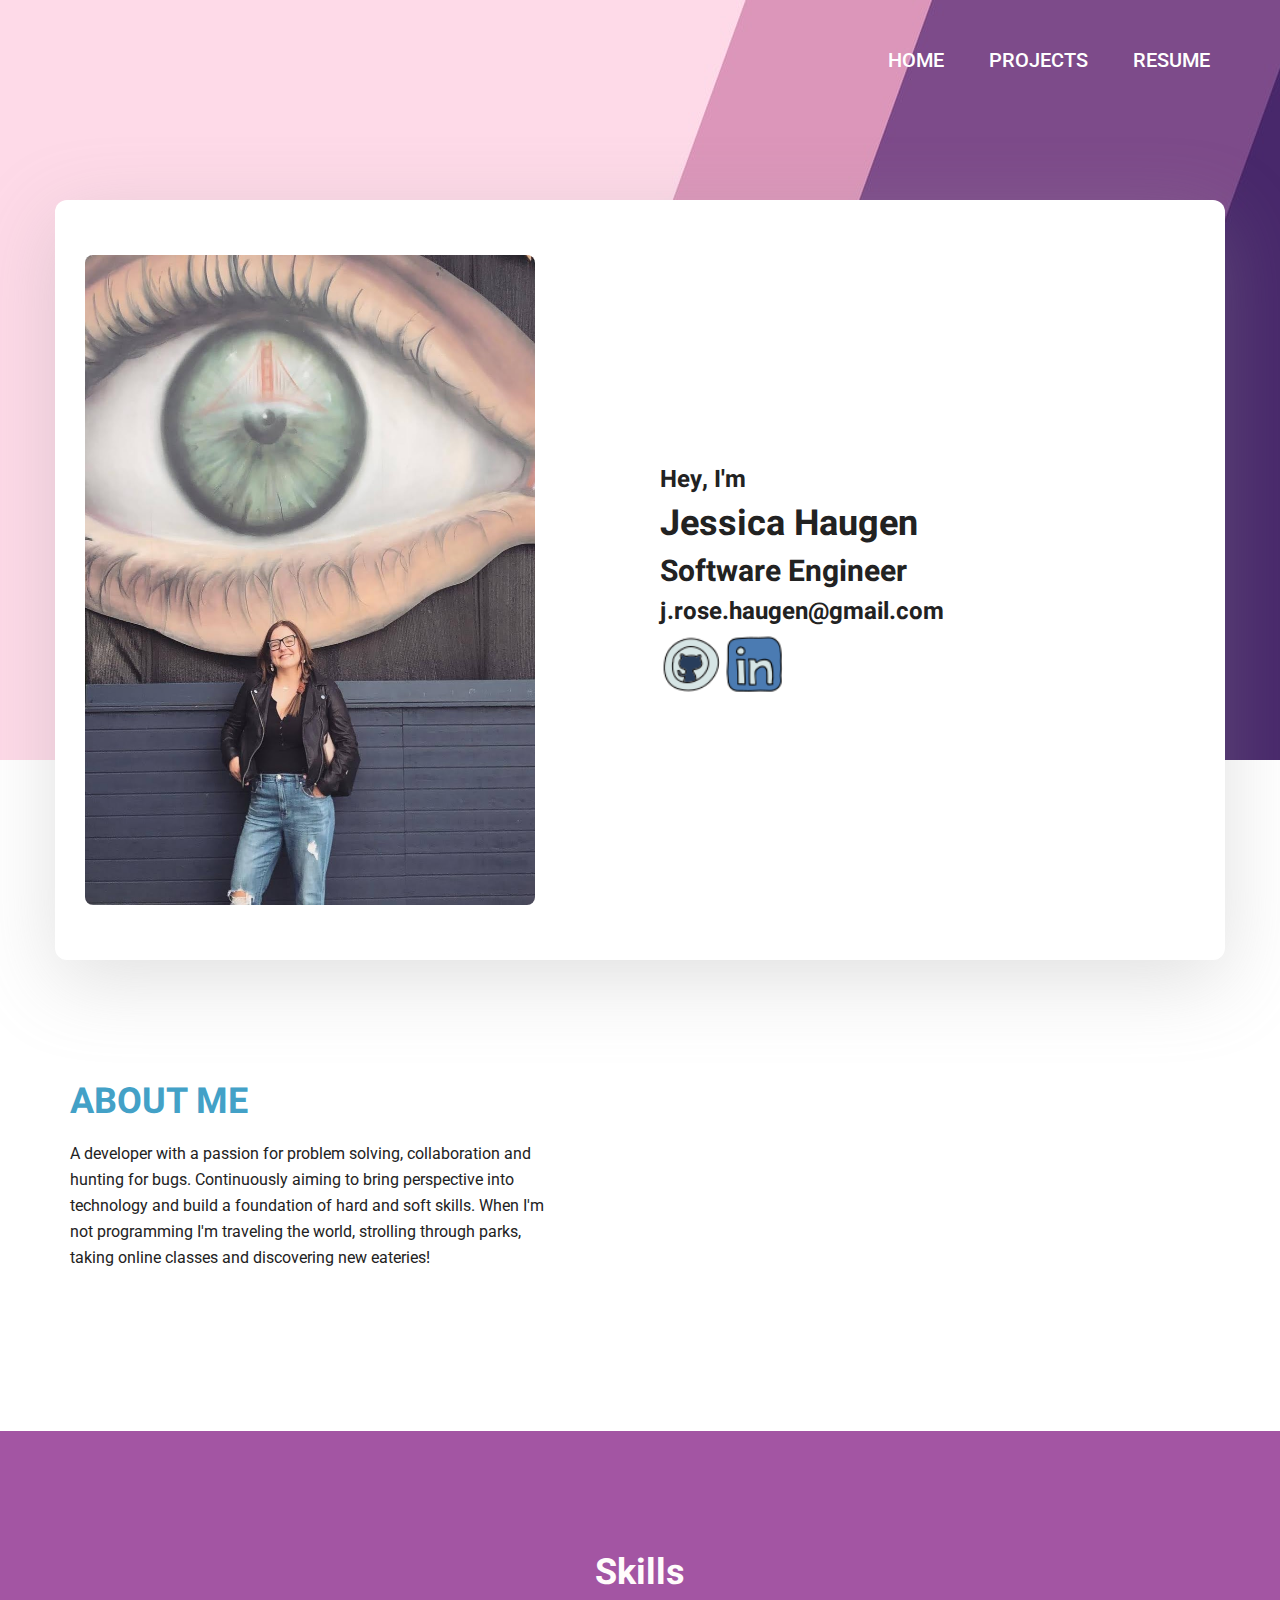
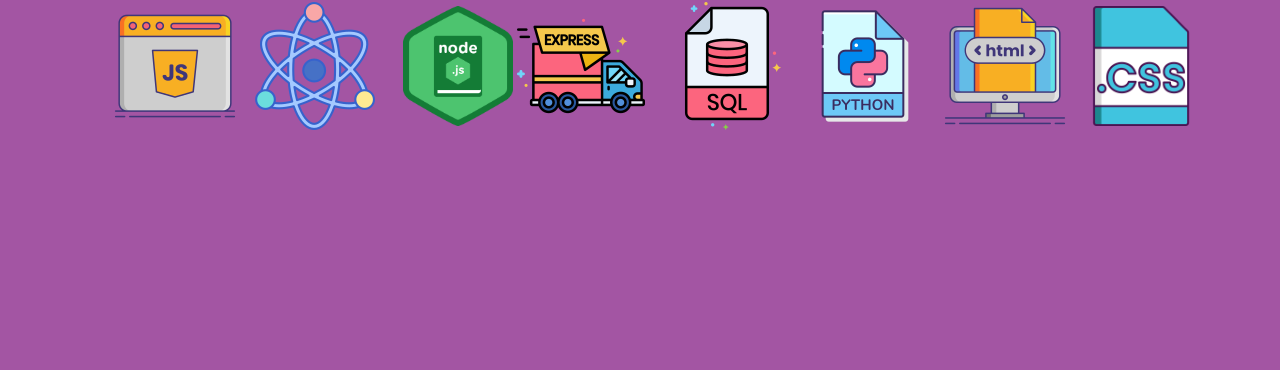
<file: index.html>
<!DOCTYPE html>
<html lang="en">
  <head>
    <!-- Required meta tags -->
    <meta charset="utf-8" />
    <meta
      name="viewport"
      content="width=device-width, initial-scale=1, shrink-to-fit=no"
    />
    <link rel="icon" href="img/favicon.png" type="image/png" />
    <title>Jessica Haugen</title>
    <!-- Bootstrap CSS -->
    <link rel="stylesheet" href="css/bootstrap.css" />
    <link rel="stylesheet" href="vendors/linericon/style.css" />
    <link rel="stylesheet" href="css/font-awesome.min.css" />
    <link rel="stylesheet" href="vendors/owl-carousel/owl.carousel.min.css" />
    <link rel="stylesheet" href="vendors/lightbox/simpleLightbox.css" />
    <link rel="stylesheet" href="vendors/nice-select/css/nice-select.css" />
    <link rel="stylesheet" href="vendors/animate-css/animate.css" />
    <link rel="stylesheet" href="vendors/popup/magnific-popup.css" />
    <link rel="stylesheet" href="vendors/flaticon/flaticon.css" />
    <!-- main css -->
    <link rel="stylesheet" href="css/style.css" />
    <link rel="stylesheet" href="css/responsive.css" />
  </head>
  <body>
    <!--================Header Menu Area =================-->
    <header class="header_area">
      <div class="main_menu">
        <nav class="navbar navbar-expand-lg navbar-light">
          <div class="container box_1620">
            <!-- Brand and toggle get grouped for better mobile display -->
            <a class="navbar-brand logo_h" href="index.html"></a>
            <button
              class="navbar-toggler"
              type="button"
              data-toggle="collapse"
              data-target="#navbarSupportedContent"
              aria-controls="navbarSupportedContent"
              aria-expanded="false"
              aria-label="Toggle navigation"
            >
              <span class="icon-bar"></span>
              <span class="icon-bar"></span>
              <span class="icon-bar"></span>
            </button>
            <!-- Collect the nav links, forms, and other content for toggling -->
            <div
              class="collapse navbar-collapse offset"
              id="navbarSupportedContent"
            >
              <ul class="nav navbar-nav menu_nav ml-auto">
                <li class="nav-item active">
                  <a class="nav-link" href="index.html">Home</a>
                </li>
                <li class="nav-item">
                  <a class="nav-link" href="Projects.html">Projects</a>
                </li>
                <li class="nav-item">
                  <a class="nav-link" href="Resume.html">Resume</a>
                </li>
                <!-- <li class="nav-item">
                  <a class="nav-link" href="services.html">Services</a>
                </li> -->
              </ul>
            </div>
          </div>
        </nav>
      </div>
    </header>
    <!--================Header Menu Area =================-->

    <!--================Home Banner Area =================-->
    <section class="home_banner_area">
      <div class="container box_1620">
        <div class="banner_inner d-flex align-items-center">
          <div class="banner_content">
            <div class="media">
              <div class="d-flex">
                <img class="profile" src="Favorites/571A7804-96E5-4974-AB41-60072B6642F8.jpg" alt="photo" height="650" width="450" />
              </div>
              <div class="media-body">
                <div class="personal_text">
                  <h3>Hey, I'm </h3>
                  <h1> Jessica Haugen</h1>
                  <h2>Software Engineer</h2>
                  <h3>j.rose.haugen@gmail.com</h3>
				  <!-- <p><img src="Favorites/email-mail-open-at (1).png" alt="email" height="45px"> j.rose.haugen@gmail.com</p> -->
                  
					
					
                 
					<div class="socials">
                      <a href="https://github.com/Jessicahaugen"
                        ><img src="icons8-github-50.png" alt="git" height="60px"/>
                      </a>
                    
                      <a href="https://www.linkedin.com/in/anotherjessica-haugen"
                        ><img src="icons8-linkedin-50.png" alt="linkedin" height="60px"></a>
					</div>
                  
                </div>
              </div>
            </div>
          </div>
        </div>
      </div>
    </section>
    <!--================End Home Banner Area =================-->

    <!--================Welcome Area =================-->
    <section class="welcome_area p_120">
      <div class="container">
        <div class="row welcome_inner">
          <div class="col-lg-6">
            <div class="welcome_text">
              <h4>About Me</h4>
              <p>
                A developer with a passion for problem solving, collaboration
                and hunting for bugs. Continuously aiming to bring perspective
                into technology and build a foundation of hard and soft skills.
				When I'm not programming I'm traveling the world, strolling through parks, taking online classes and discovering new eateries!
              </p>
          
            </div>
          </div>
          <div class="col-lg-6">
            <div class="tools_expert">
              <div class="skill_main">
                <div class="skill_item">
                
                    </div>
                  </div>
                </div>
              </div>
            </div>
          </div>
        </div>
      </div>
    </section>
    <!--================End Welcome Area =================-->

    <!--================My Tabs Area =================-->
    <section class="mytabs_area p_120">
      <div class="container">
        <div class="tabs_inner">
          <ul class="nav nav-tabs" id="myTab" role="tablist">
            <!-- <li class="nav-item"> -->
             <h1>Skills</h1>
				<div class=skills>
					<ul>
						<li>
							
							<img src="Favorites/005-js-file.png" alt="js">
						</li>
						<li>
							<img src="Favorites/007-physics.png" alt="js">
						</li>
						<li></li>
							<img src="Favorites/node-js-icon-10.jpg" alt="node" height="120px">
						<li>
							<img src="Favorites/001-truck.png" alt="Express">
						</li>
						<li></li>
						<img src="Favorites/003-sql.png" alt="sql">
						<li> 
							<img src="Favorites/002-python.png" alt="py">
						</li>
						
						<li> 
							<img src="Favorites/004-html.png" alt="">
						</li>
						<li>
							<img src="Favorites/css.png" alt="css"  height="120px">
						</li>
						
					</ul>
				</div>
				<div></div>


            </li>
          
            </li>
          </ul>
         
          </div>
        </div>
      </div>
    </section>
  
	</body>
    <script src="js/jquery-3.3.1.min.js"></script>
    <script src="js/popper.js"></script>
    <script src="js/bootstrap.min.js"></script>
    <script src="js/stellar.js"></script>
    <script src="vendors/lightbox/simpleLightbox.min.js"></script>
    <script src="vendors/nice-select/js/jquery.nice-select.min.js"></script>
    <script src="vendors/isotope/imagesloaded.pkgd.min.js"></script>
    <script src="vendors/isotope/isotope.pkgd.min.js"></script>
    <script src="vendors/owl-carousel/owl.carousel.min.js"></script>
    <script src="vendors/popup/jquery.magnific-popup.min.js"></script>
    <script src="js/jquery.ajaxchimp.min.js"></script>
    <script src="vendors/counter-up/jquery.waypoints.min.js"></script>
    <script src="vendors/counter-up/jquery.counterup.min.js"></script>
    <script src="js/mail-script.js"></script>
    <script src="js/theme.js"></script>
  </body>
</html>
</file>
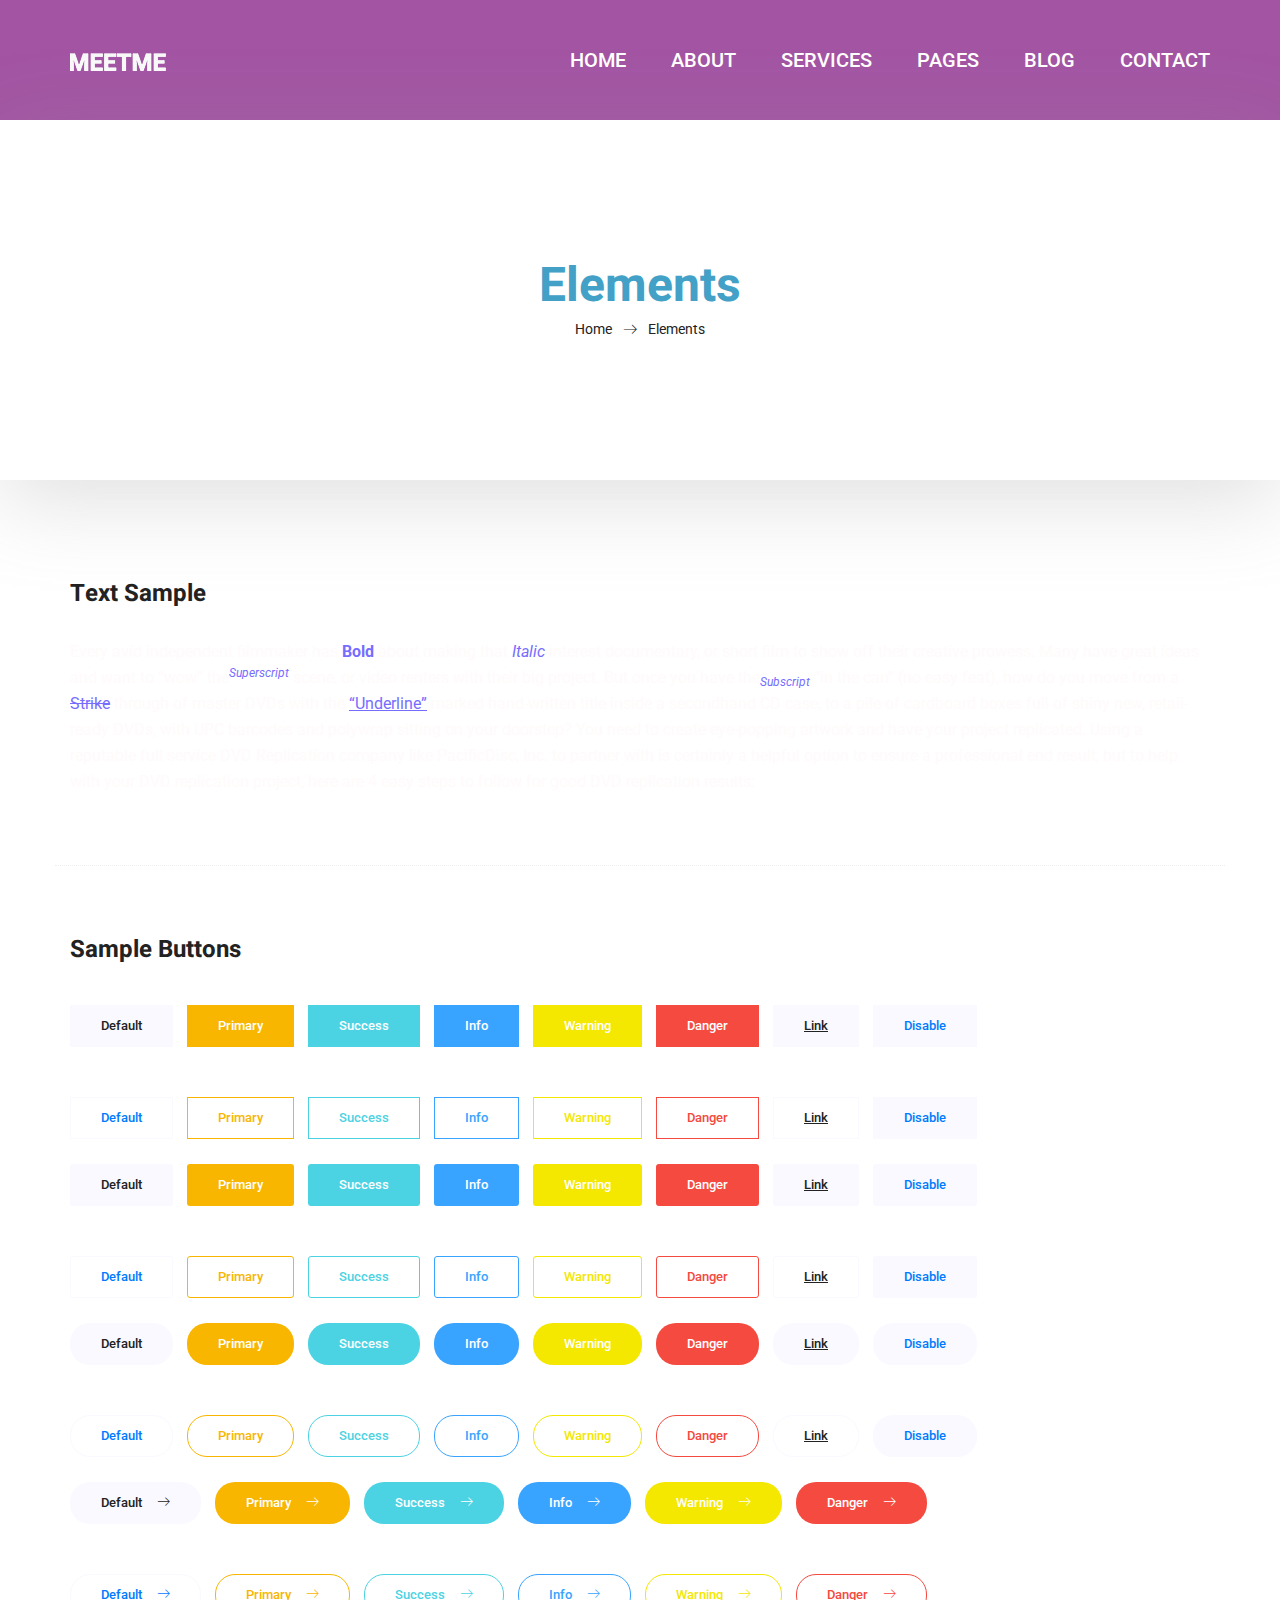
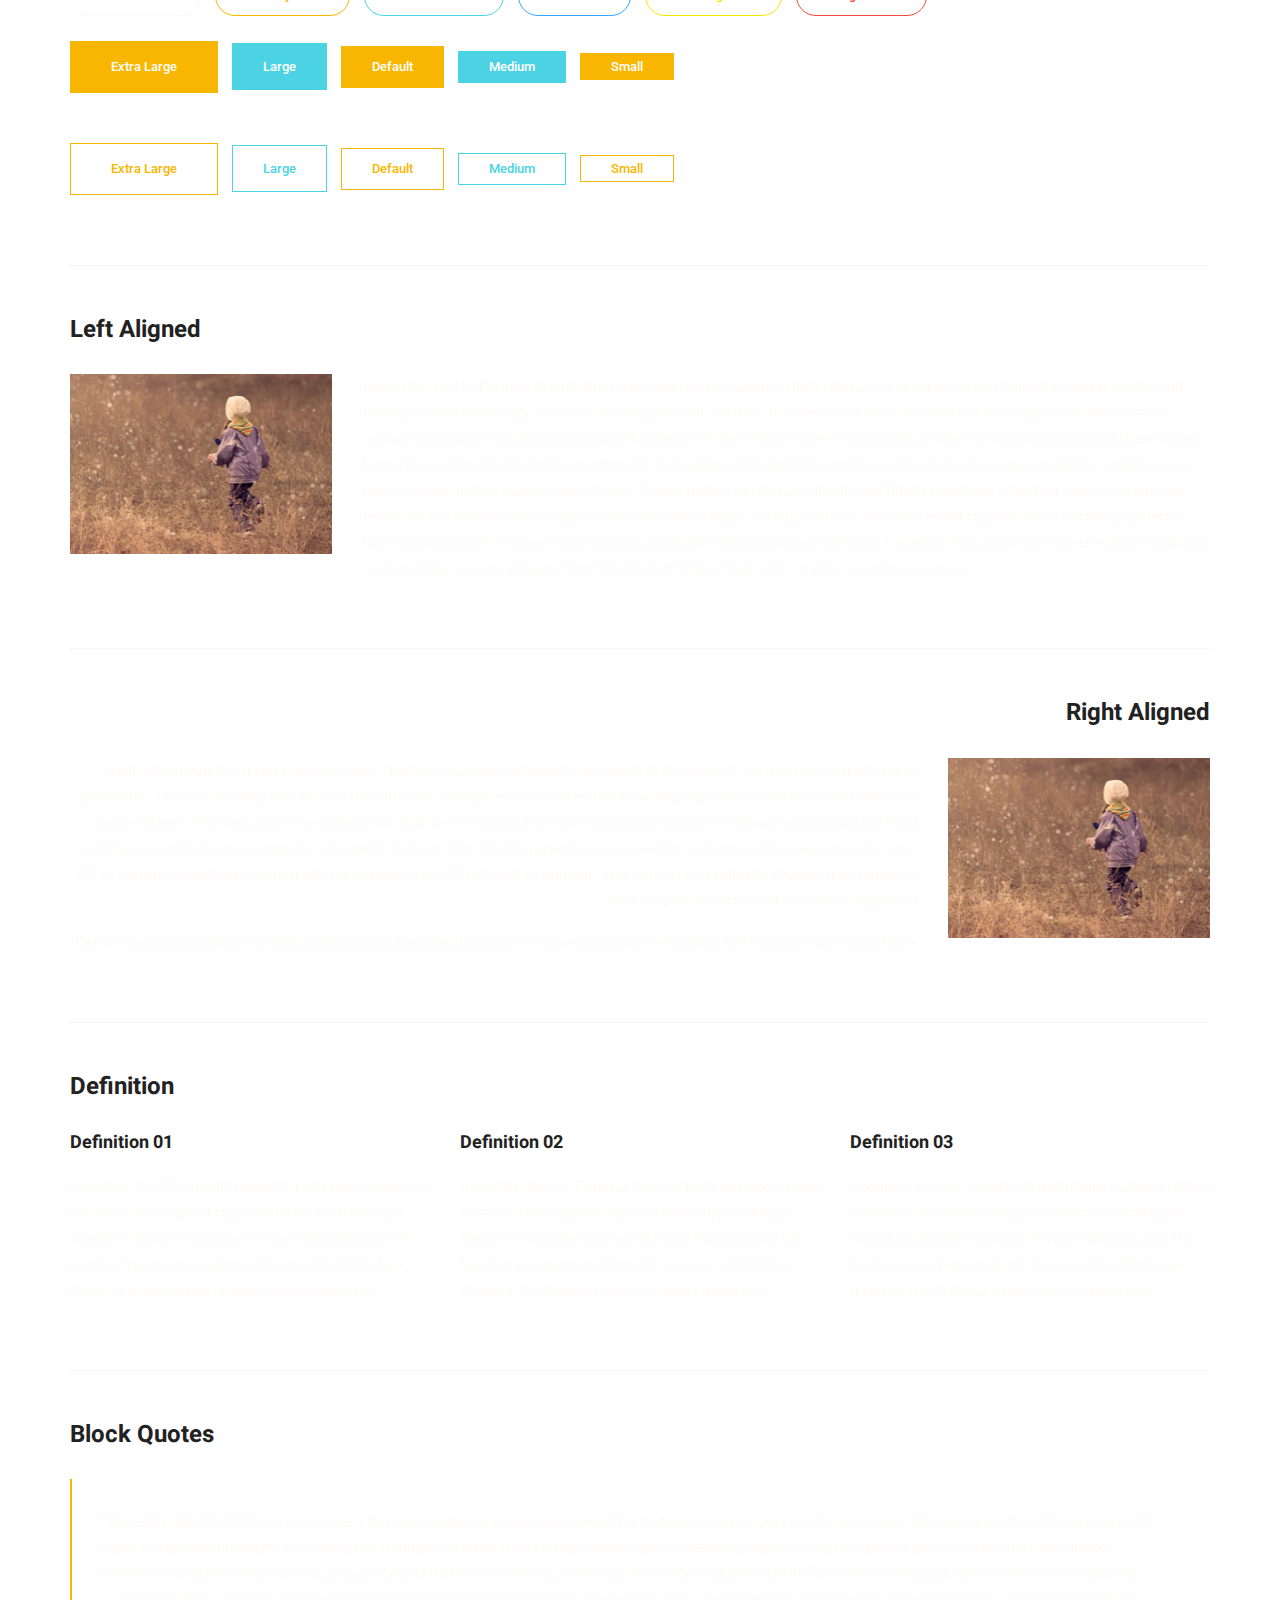
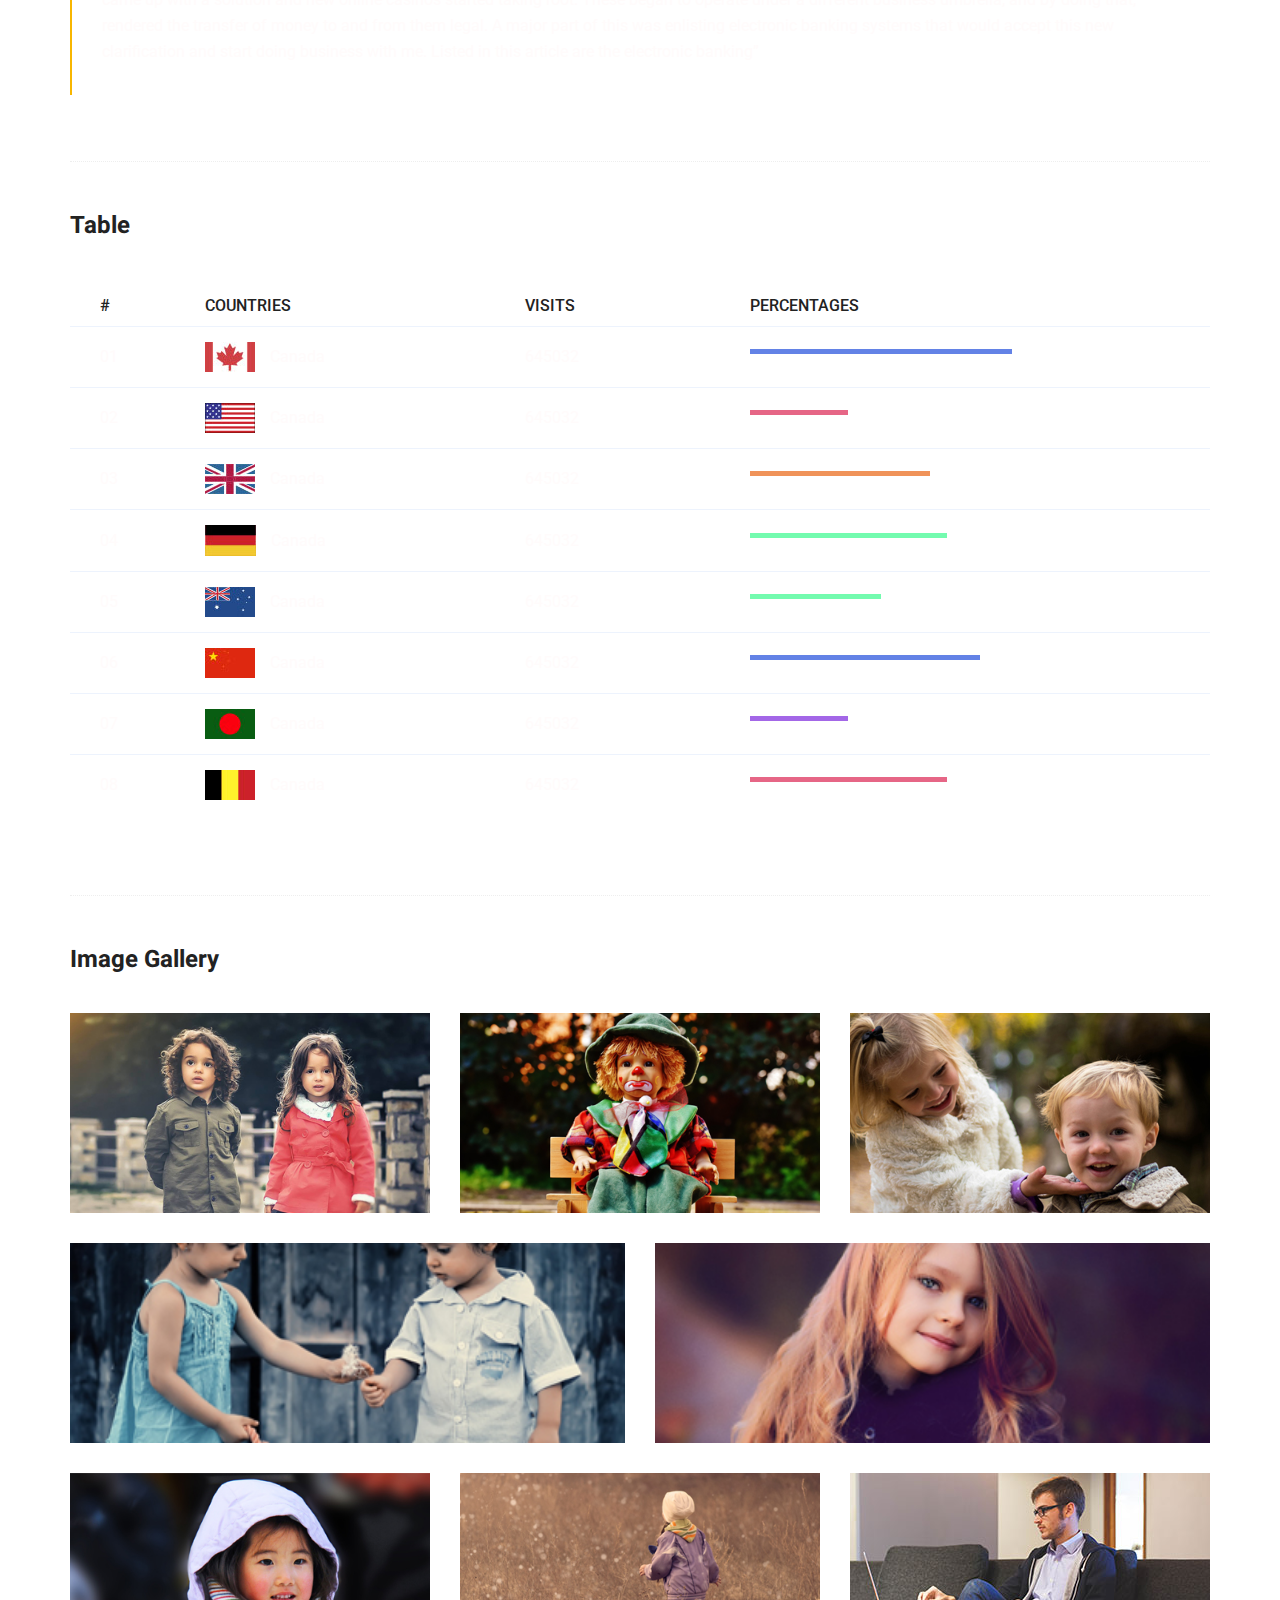
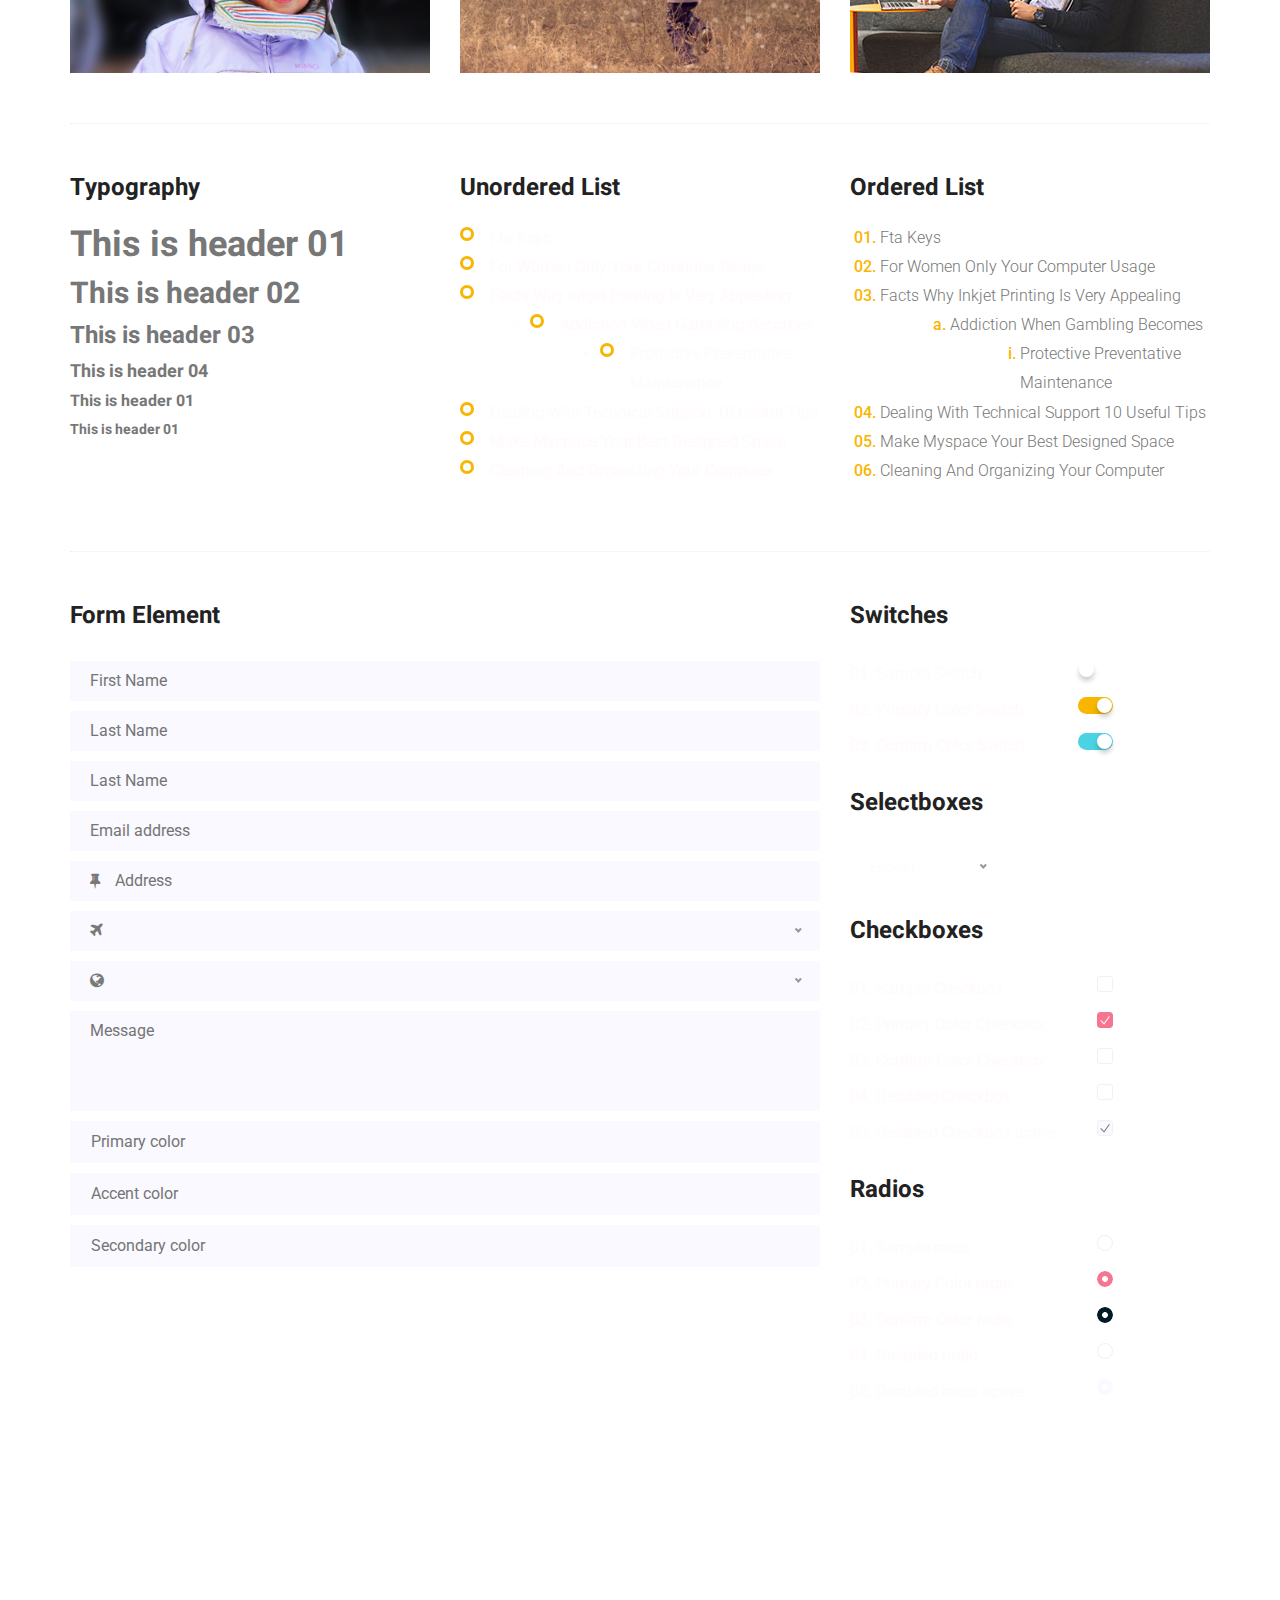
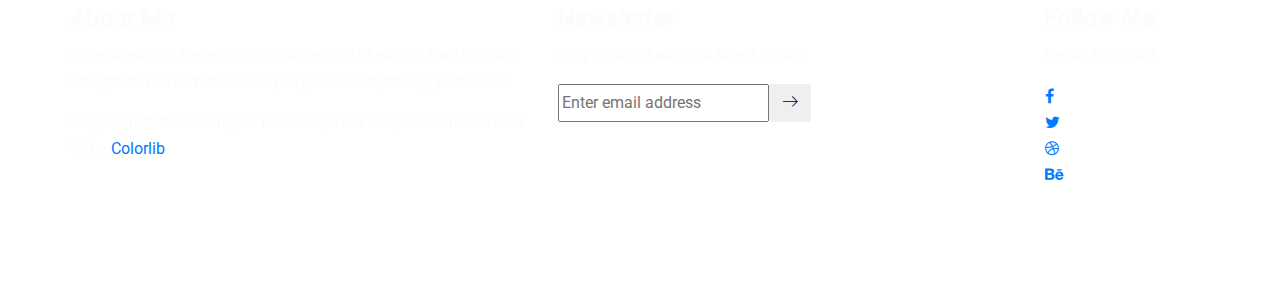
<file: elements.html>
<!doctype html>
<html lang="en">
    <head>
        <!-- Required meta tags -->
        <meta charset="utf-8">
        <meta name="viewport" content="width=device-width, initial-scale=1, shrink-to-fit=no">
        <link rel="icon" href="img/favicon.png" type="image/png">
        <title>MeetMe Personal</title>
        <!-- Bootstrap CSS -->
        <link rel="stylesheet" href="css/bootstrap.css">
        <link rel="stylesheet" href="vendors/linericon/style.css">
        <link rel="stylesheet" href="css/font-awesome.min.css">
        <link rel="stylesheet" href="vendors/owl-carousel/owl.carousel.min.css">
        <link rel="stylesheet" href="vendors/lightbox/simpleLightbox.css">
        <link rel="stylesheet" href="vendors/nice-select/css/nice-select.css">
        <link rel="stylesheet" href="vendors/animate-css/animate.css">
        <link rel="stylesheet" href="vendors/popup/magnific-popup.css">
        <!-- main css -->
        <link rel="stylesheet" href="css/style.css">
        <link rel="stylesheet" href="css/responsive.css">
    </head>
    <body>
        
        <!--================Header Menu Area =================-->
        <header class="header_area">
            <div class="main_menu">
            	<nav class="navbar navbar-expand-lg navbar-light">
					<div class="container box_1620">
						<!-- Brand and toggle get grouped for better mobile display -->
						<a class="navbar-brand logo_h" href="index.html"><img src="img/logo.png" alt=""></a>
						<button class="navbar-toggler" type="button" data-toggle="collapse" data-target="#navbarSupportedContent" aria-controls="navbarSupportedContent" aria-expanded="false" aria-label="Toggle navigation">
							<span class="icon-bar"></span>
							<span class="icon-bar"></span>
							<span class="icon-bar"></span>
						</button>
						<!-- Collect the nav links, forms, and other content for toggling -->
						<div class="collapse navbar-collapse offset" id="navbarSupportedContent">
							<ul class="nav navbar-nav menu_nav ml-auto">
								<li class="nav-item active"><a class="nav-link" href="index.html">Home</a></li> 
								<li class="nav-item"><a class="nav-link" href="about-us.html">About</a></li> 
								<li class="nav-item"><a class="nav-link" href="services.html">Services</a></li> 
								<li class="nav-item submenu dropdown">
									<a href="#" class="nav-link dropdown-toggle" data-toggle="dropdown" role="button" aria-haspopup="true" aria-expanded="false">Pages</a>
									<ul class="dropdown-menu">
										<li class="nav-item"><a class="nav-link" href="portfolio.html">Portfolio</a></li>
										<li class="nav-item"><a class="nav-link" href="elements.html">Elements</a></li>
									</ul>
								</li> 
								<li class="nav-item submenu dropdown">
									<a href="#" class="nav-link dropdown-toggle" data-toggle="dropdown" role="button" aria-haspopup="true" aria-expanded="false">Blog</a>
									<ul class="dropdown-menu">
										<li class="nav-item"><a class="nav-link" href="blog.html">Blog</a></li>
										<li class="nav-item"><a class="nav-link" href="single-blog.html">Blog Details</a></li>
									</ul>
								</li> 
								<li class="nav-item"><a class="nav-link" href="contact.html">Contact</a></li>
							</ul>
						</div> 
					</div>
            	</nav>
            </div>
        </header>
        <!--================Header Menu Area =================-->
        
        <!--================Home Banner Area =================-->
        <section class="banner_area">
            <div class="box_1620">
				<div class="banner_inner d-flex align-items-center">
					<div class="container">
						<div class="banner_content text-center">
							<h2>Elements</h2>
							<div class="page_link">
								<a href="index.html">Home</a>
								<a href="elements.html">Elements</a>
							</div>
						</div>
					</div>
				</div>
            </div>
        </section>
        <!--================End Home Banner Area =================-->
        
        
        <!-- Start Sample Area -->
			<section class="sample-text-area">
				<div class="container">
					<h3 class="text-heading title_color">Text Sample</h3>
					<p class="sample-text">
						Every avid independent filmmaker has <b>Bold</b> about making that <i>Italic</i> interest documentary, or short film to show off their creative prowess. Many have great ideas and want to “wow” the<sup>Superscript</sup> scene, or video renters with their big project.  But once you have the<sub>Subscript</sub> “in the can” (no easy feat), how do you move from a <del>Strike</del> through of master DVDs with the <u>“Underline”</u> marked hand-written title inside a secondhand CD case, to a pile of cardboard boxes full of shiny new, retail-ready DVDs, with UPC barcodes and polywrap sitting on your doorstep?  You need to create eye-popping artwork and have your project replicated. Using a reputable full service DVD Replication company like PacificDisc, Inc. to partner with is certainly a helpful option to ensure a professional end result, but to help with your DVD replication project, here are 4 easy steps to follow for good DVD replication results: 

					</p>
				</div>
			</section>
			<!-- End Sample Area -->
			<!-- Start Button -->
			<section class="button-area">
				<div class="container border-top-generic">
					<h3 class="text-heading title_color">Sample Buttons</h3>
					<div class="button-group-area">
						<a href="#" class="genric-btn default">Default</a>
						<a href="#" class="genric-btn primary">Primary</a>
						<a href="#" class="genric-btn success">Success</a>
						<a href="#" class="genric-btn info">Info</a>
						<a href="#" class="genric-btn warning">Warning</a>
						<a href="#" class="genric-btn danger">Danger</a>
						<a href="#" class="genric-btn link">Link</a>
						<a href="#" class="genric-btn disable">Disable</a>
					</div>
					<div class="button-group-area mt-10">
						<a href="#" class="genric-btn default-border">Default</a>
						<a href="#" class="genric-btn primary-border">Primary</a>
						<a href="#" class="genric-btn success-border">Success</a>
						<a href="#" class="genric-btn info-border">Info</a>
						<a href="#" class="genric-btn warning-border">Warning</a>
						<a href="#" class="genric-btn danger-border">Danger</a>
						<a href="#" class="genric-btn link-border">Link</a>
						<a href="#" class="genric-btn disable">Disable</a>
					</div>
					<div class="button-group-area mt-40">
						<a href="#" class="genric-btn default radius">Default</a>
						<a href="#" class="genric-btn primary radius">Primary</a>
						<a href="#" class="genric-btn success radius">Success</a>
						<a href="#" class="genric-btn info radius">Info</a>
						<a href="#" class="genric-btn warning radius">Warning</a>
						<a href="#" class="genric-btn danger radius">Danger</a>
						<a href="#" class="genric-btn link radius">Link</a>
						<a href="#" class="genric-btn disable radius">Disable</a>
					</div>
					<div class="button-group-area mt-10">
						<a href="#" class="genric-btn default-border radius">Default</a>
						<a href="#" class="genric-btn primary-border radius">Primary</a>
						<a href="#" class="genric-btn success-border radius">Success</a>
						<a href="#" class="genric-btn info-border radius">Info</a>
						<a href="#" class="genric-btn warning-border radius">Warning</a>
						<a href="#" class="genric-btn danger-border radius">Danger</a>
						<a href="#" class="genric-btn link-border radius">Link</a>
						<a href="#" class="genric-btn disable radius">Disable</a>
					</div>
					<div class="button-group-area mt-40">
						<a href="#" class="genric-btn default circle">Default</a>
						<a href="#" class="genric-btn primary circle">Primary</a>
						<a href="#" class="genric-btn success circle">Success</a>
						<a href="#" class="genric-btn info circle">Info</a>
						<a href="#" class="genric-btn warning circle">Warning</a>
						<a href="#" class="genric-btn danger circle">Danger</a>
						<a href="#" class="genric-btn link circle">Link</a>
						<a href="#" class="genric-btn disable circle">Disable</a>
					</div>
					<div class="button-group-area mt-10">
						<a href="#" class="genric-btn default-border circle">Default</a>
						<a href="#" class="genric-btn primary-border circle">Primary</a>
						<a href="#" class="genric-btn success-border circle">Success</a>
						<a href="#" class="genric-btn info-border circle">Info</a>
						<a href="#" class="genric-btn warning-border circle">Warning</a>
						<a href="#" class="genric-btn danger-border circle">Danger</a>
						<a href="#" class="genric-btn link-border circle">Link</a>
						<a href="#" class="genric-btn disable circle">Disable</a>
					</div>
					<div class="button-group-area mt-40">
						<a href="#" class="genric-btn default circle arrow">Default<span class="lnr lnr-arrow-right"></span></a>
						<a href="#" class="genric-btn primary circle arrow">Primary<span class="lnr lnr-arrow-right"></span></a>
						<a href="#" class="genric-btn success circle arrow">Success<span class="lnr lnr-arrow-right"></span></a>
						<a href="#" class="genric-btn info circle arrow">Info<span class="lnr lnr-arrow-right"></span></a>
						<a href="#" class="genric-btn warning circle arrow">Warning<span class="lnr lnr-arrow-right"></span></a>
						<a href="#" class="genric-btn danger circle arrow">Danger<span class="lnr lnr-arrow-right"></span></a>
					</div>
					<div class="button-group-area mt-10">
						<a href="#" class="genric-btn default-border circle arrow">Default<span class="lnr lnr-arrow-right"></span></a>
						<a href="#" class="genric-btn primary-border circle arrow">Primary<span class="lnr lnr-arrow-right"></span></a>
						<a href="#" class="genric-btn success-border circle arrow">Success<span class="lnr lnr-arrow-right"></span></a>
						<a href="#" class="genric-btn info-border circle arrow">Info<span class="lnr lnr-arrow-right"></span></a>
						<a href="#" class="genric-btn warning-border circle arrow">Warning<span class="lnr lnr-arrow-right"></span></a>
						<a href="#" class="genric-btn danger-border circle arrow">Danger<span class="lnr lnr-arrow-right"></span></a>
					</div>
					<div class="button-group-area mt-40">
						<a href="#" class="genric-btn primary e-large">Extra Large</a>
						<a href="#" class="genric-btn success large">Large</a>
						<a href="#" class="genric-btn primary">Default</a>
						<a href="#" class="genric-btn success medium">Medium</a>
						<a href="#" class="genric-btn primary small">Small</a>
					</div>
					<div class="button-group-area mt-10">
						<a href="#" class="genric-btn primary-border e-large">Extra Large</a>
						<a href="#" class="genric-btn success-border large">Large</a>
						<a href="#" class="genric-btn primary-border">Default</a>
						<a href="#" class="genric-btn success-border medium">Medium</a>
						<a href="#" class="genric-btn primary-border small">Small</a>
					</div>
				</div>
			</section>
			<!-- End Button -->
			<!-- Start Align Area -->
			<div class="whole-wrap">
				<div class="container">
					<div class="section-top-border">
						<h3 class="mb-30 title_color">Left Aligned</h3>
						<div class="row">
							<div class="col-md-3">
								<img src="img/elements/d.jpg" alt="" class="img-fluid">
							</div>
							<div class="col-md-9 mt-sm-20 left-align-p">
								<p>Recently, the US Federal government banned online casinos from operating in America by making it illegal to transfer money to them through any US bank or payment system. As a result of this law, most of the popular online casino networks such as Party Gaming and PlayTech left the United States. Overnight, online casino players found themselves being chased by the Federal government. But, after a fortnight, the online casino industry came up with a solution and new online casinos started taking root. These began to operate under a different business umbrella, and by doing that, rendered the transfer of money to and from them legal. A major part of this was enlisting electronic banking systems that would accept this new clarification and start doing business with me. Listed in this article are the electronic banking systems that accept players from the United States that wish to play in online casinos.</p>
							</div>
						</div>
					</div>
					<div class="section-top-border text-right">
						<h3 class="mb-30 title_color">Right Aligned</h3>
						<div class="row">
							<div class="col-md-9">
								<p class="text-right">Over time, even the most sophisticated, memory packed computer can begin to run slow if we don’t do something to prevent it. The reason why has less to do with how computers are made and how they age and more to do with the way we use them. You see, all of the daily tasks that we do on our PC from running programs to downloading and deleting software can make our computer sluggish. To keep this from happening, you need to understand the reasons why your PC is getting slower and do something to keep your PC running at its best. You can do this through regular maintenance and PC performance optimization programs</p>
								<p class="text-right">Before we discuss all of the things that could be affecting your PC’s performance, let’s talk a little about what symptoms</p>
							</div>
							<div class="col-md-3">
								<img src="img/elements/d.jpg" alt="" class="img-fluid">
							</div>
						</div>
					</div>
					<div class="section-top-border">
						<h3 class="mb-30 title_color">Definition</h3>
						<div class="row">
							<div class="col-md-4">
								<div class="single-defination">
									<h4 class="mb-20">Definition 01</h4>
									<p>Recently, the US Federal government banned online casinos from operating in America by making it illegal to transfer money to them through any US bank or payment system. As a result of this law, most of the popular online casino networks</p>
								</div>
							</div>
							<div class="col-md-4">
								<div class="single-defination">
									<h4 class="mb-20">Definition 02</h4>
									<p>Recently, the US Federal government banned online casinos from operating in America by making it illegal to transfer money to them through any US bank or payment system. As a result of this law, most of the popular online casino networks</p>
								</div>
							</div>
							<div class="col-md-4">
								<div class="single-defination">
									<h4 class="mb-20">Definition 03</h4>
									<p>Recently, the US Federal government banned online casinos from operating in America by making it illegal to transfer money to them through any US bank or payment system. As a result of this law, most of the popular online casino networks</p>
								</div>
							</div>
						</div>
					</div>
					<div class="section-top-border">
						<h3 class="mb-30 title_color">Block Quotes</h3>
						<div class="row">
							<div class="col-lg-12">
								<blockquote class="generic-blockquote">
									“Recently, the US Federal government banned online casinos from operating in America by making it illegal to transfer money to them through any US bank or payment system. As a result of this law, most of the popular online casino networks such as Party Gaming and PlayTech left the United States. Overnight, online casino players found themselves being chased by the Federal government. But, after a fortnight, the online casino industry came up with a solution and new online casinos started taking root. These began to operate under a different business umbrella, and by doing that, rendered the transfer of money to and from them legal. A major part of this was enlisting electronic banking systems that would accept this new clarification and start doing business with me. Listed in this article are the electronic banking” 
								</blockquote>
							</div>
						</div>
					</div>
					<div class="section-top-border">
						<h3 class="mb-30 title_color">Table</h3>
						<div class="progress-table-wrap">
							<div class="progress-table">
								<div class="table-head">
									<div class="serial">#</div>
									<div class="country">Countries</div>
									<div class="visit">Visits</div>
									<div class="percentage">Percentages</div>
								</div>
								<div class="table-row">
									<div class="serial">01</div>
									<div class="country"> <img src="img/elements/f1.jpg" alt="flag">Canada</div>
									<div class="visit">645032</div>
									<div class="percentage">
										<div class="progress">
											<div class="progress-bar color-1" role="progressbar" style="width: 80%" aria-valuenow="80" aria-valuemin="0" aria-valuemax="100"></div>
										</div>
									</div>
								</div>
								<div class="table-row">
									<div class="serial">02</div>
									<div class="country"> <img src="img/elements/f2.jpg" alt="flag">Canada</div>
									<div class="visit">645032</div>
									<div class="percentage">
										<div class="progress">
											<div class="progress-bar color-2" role="progressbar" style="width: 30%" aria-valuenow="30" aria-valuemin="0" aria-valuemax="100"></div>
										</div>
									</div>
								</div>
								<div class="table-row">
									<div class="serial">03</div>
									<div class="country"> <img src="img/elements/f3.jpg" alt="flag">Canada</div>
									<div class="visit">645032</div>
									<div class="percentage">
										<div class="progress">
											<div class="progress-bar color-3" role="progressbar" style="width: 55%" aria-valuenow="55" aria-valuemin="0" aria-valuemax="100"></div>
										</div>
									</div>
								</div>
								<div class="table-row">
									<div class="serial">04</div>
									<div class="country"> <img src="img/elements/f4.jpg" alt="flag">Canada</div>
									<div class="visit">645032</div>
									<div class="percentage">
										<div class="progress">
											<div class="progress-bar color-4" role="progressbar" style="width: 60%" aria-valuenow="60" aria-valuemin="0" aria-valuemax="100"></div>
										</div>
									</div>
								</div>
								<div class="table-row">
									<div class="serial">05</div>
									<div class="country"> <img src="img/elements/f5.jpg" alt="flag">Canada</div>
									<div class="visit">645032</div>
									<div class="percentage">
										<div class="progress">
											<div class="progress-bar color-5" role="progressbar" style="width: 40%" aria-valuenow="40" aria-valuemin="0" aria-valuemax="100"></div>
										</div>
									</div>
								</div>
								<div class="table-row">
									<div class="serial">06</div>
									<div class="country"> <img src="img/elements/f6.jpg" alt="flag">Canada</div>
									<div class="visit">645032</div>
									<div class="percentage">
										<div class="progress">
											<div class="progress-bar color-6" role="progressbar" style="width: 70%" aria-valuenow="70" aria-valuemin="0" aria-valuemax="100"></div>
										</div>
									</div>
								</div>
								<div class="table-row">
									<div class="serial">07</div>
									<div class="country"> <img src="img/elements/f7.jpg" alt="flag">Canada</div>
									<div class="visit">645032</div>
									<div class="percentage">
										<div class="progress">
											<div class="progress-bar color-7" role="progressbar" style="width: 30%" aria-valuenow="30" aria-valuemin="0" aria-valuemax="100"></div>
										</div>
									</div>
								</div>
								<div class="table-row">
									<div class="serial">08</div>
									<div class="country"> <img src="img/elements/f8.jpg" alt="flag">Canada</div>
									<div class="visit">645032</div>
									<div class="percentage">
										<div class="progress">
											<div class="progress-bar color-8" role="progressbar" style="width: 60%" aria-valuenow="60" aria-valuemin="0" aria-valuemax="100"></div>
										</div>
									</div>
								</div>
							</div>
						</div>
					</div>
					<div class="section-top-border">
						<h3 class="title_color">Image Gallery</h3>
						<div class="row gallery-item">
							<div class="col-md-4">
								<a href="img/elements/g1.jpg" class="img-gal"><div class="single-gallery-image" style="background: url(img/elements/g1.jpg);"></div></a>
							</div>
							<div class="col-md-4">
								<a href="img/elements/g2.jpg" class="img-gal"><div class="single-gallery-image" style="background: url(img/elements/g2.jpg);"></div></a>
							</div>
							<div class="col-md-4">
								<a href="img/elements/g3.jpg" class="img-gal"><div class="single-gallery-image" style="background: url(img/elements/g3.jpg);"></div></a>
							</div>
							<div class="col-md-6">
								<a href="img/elements/g4.jpg" class="img-gal"><div class="single-gallery-image" style="background: url(img/elements/g4.jpg);"></div></a>
							</div>
							<div class="col-md-6">
								<a href="img/elements/g5.jpg" class="img-gal"><div class="single-gallery-image" style="background: url(img/elements/g5.jpg);"></div></a>
							</div>
							<div class="col-md-4">
								<a href="img/elements/g6.jpg" class="img-gal"><div class="single-gallery-image" style="background: url(img/elements/g6.jpg);"></div></a>
							</div>
							<div class="col-md-4">
								<a href="img/elements/g7.jpg" class="img-gal"><div class="single-gallery-image" style="background: url(img/elements/g7.jpg);"></div></a>
							</div>
							<div class="col-md-4">
								<a href="img/elements/g8.jpg" class="img-gal"><div class="single-gallery-image" style="background: url(img/elements/g8.jpg);"></div></a>
							</div>
						</div>
					</div>
					<div class="section-top-border">
						<div class="row">
							<div class="col-lg-4 col-sm-6 typo-sec">
								<h3 class="mb-20 title_color">Typography</h3>
								<div class="typography">
									<h1 class="typo-list">This is header 01</h1>
									<h2 class="typo-list">This is header 02</h2>
									<h3 class="typo-list">This is header 03</h3>
									<h4 class="typo-list">This is header 04</h4>
									<h5 class="typo-list">This is header 01</h5>
									<h6 class="typo-list">This is header 01</h6>
								</div>
							</div>
							<div class="col-lg-4 col-sm-6 mt-sm-30 typo-sec">
								<h3 class="mb-20 title_color">Unordered List</h3>
								<div class="">
									<ul class="unordered-list">
										<li>Fta Keys</li>
										<li>For Women Only Your Computer Usage</li>
										<li>Facts Why Inkjet Printing Is Very Appealing
											<ul>
												<li>Addiction When Gambling Becomes
													<ul>
														<li>Protective Preventative Maintenance</li>
													</ul>
												</li>
											</ul>
										</li>
										<li>Dealing With Technical Support 10 Useful Tips</li>
										<li>Make Myspace Your Best Designed Space</li>
										<li>Cleaning And Organizing Your Computer</li>
									</ul>
								</div>
							</div>
							<div class="col-lg-4 col-sm-6 mt-sm-30 typo-sec">
								<h3 class="mb-20 title_color">Ordered List</h3>
								<div class="">
									<ol class="ordered-list">
										<li><span>Fta Keys</span></li>
										<li><span>For Women Only Your Computer Usage</span></li>
										<li><span>Facts Why Inkjet Printing Is Very Appealing</span>
											<ol class="ordered-list-alpha">
												<li><span>Addiction When Gambling Becomes</span>
													<ol class="ordered-list-roman">
														<li><span>Protective Preventative Maintenance</span></li>
													</ol>
												</li>
											</ol>
										</li>
										<li><span>Dealing With Technical Support 10 Useful Tips</span></li>
										<li><span>Make Myspace Your Best Designed Space</span></li>
										<li><span>Cleaning And Organizing Your Computer</span></li>
									</ol>
								</div>
							</div>
						</div>
					</div>
					<div class="section-top-border">
						<div class="row">
							<div class="col-lg-8 col-md-8">
								<h3 class="mb-30 title_color">Form Element</h3>
								<form action="#">
									<div class="mt-10">
										<input type="text" name="first_name" placeholder="First Name" onfocus="this.placeholder = ''" onblur="this.placeholder = 'First Name'" required class="single-input">
									</div>
									<div class="mt-10">
										<input type="text" name="last_name" placeholder="Last Name" onfocus="this.placeholder = ''" onblur="this.placeholder = 'Last Name'" required class="single-input">
									</div>
									<div class="mt-10">
										<input type="text" name="last_name" placeholder="Last Name" onfocus="this.placeholder = ''" onblur="this.placeholder = 'Last Name'" required class="single-input">
									</div>
									<div class="mt-10">
										<input type="email" name="EMAIL" placeholder="Email address" onfocus="this.placeholder = ''" onblur="this.placeholder = 'Email address'" required class="single-input">
									</div>
									<div class="input-group-icon mt-10">
										<div class="icon"><i class="fa fa-thumb-tack" aria-hidden="true"></i></div>
										<input type="text" name="address" placeholder="Address" onfocus="this.placeholder = ''" onblur="this.placeholder = 'Address'" required class="single-input">
									</div>
									<div class="input-group-icon mt-10">
										<div class="icon"><i class="fa fa-plane" aria-hidden="true"></i></div>
										<div class="form-select" id="default-select">
											<select>
												<option value="1">City</option>
												<option value="1">Dhaka</option>
												<option value="1">Dilli</option>
												<option value="1">Newyork</option>
												<option value="1">Islamabad</option>
											</select>
										</div>
									</div>
									<div class="input-group-icon mt-10">
										<div class="icon"><i class="fa fa-globe" aria-hidden="true"></i></div>
										<div class="form-select" id="default-select2">
											<select>
												<option value="1">Country</option>
												<option value="1">Bangladesh</option>
												<option value="1">India</option>
												<option value="1">England</option>
												<option value="1">Srilanka</option>
											</select>
										</div>
									</div>
									
									<div class="mt-10">
										<textarea class="single-textarea" placeholder="Message" onfocus="this.placeholder = ''" onblur="this.placeholder = 'Message'" required></textarea>
									</div>
									<div class="mt-10">
										<input type="text" name="first_name" placeholder="Primary color" onfocus="this.placeholder = ''" onblur="this.placeholder = 'Primary color'" required class="single-input-primary">
									</div>
									<div class="mt-10">
										<input type="text" name="first_name" placeholder="Accent color" onfocus="this.placeholder = ''" onblur="this.placeholder = 'Accent color'" required class="single-input-accent">
									</div>
									<div class="mt-10">
										<input type="text" name="first_name" placeholder="Secondary color" onfocus="this.placeholder = ''" onblur="this.placeholder = 'Secondary color'" required class="single-input-secondary">
									</div>
								</form>
							</div>
							<div class="col-lg-3 col-md-4 mt-sm-30 element-wrap">
								<div class="single-element-widget">
									<h3 class="mb-30 title_color">Switches</h3>
									<div class="switch-wrap d-flex justify-content-between">
										<p>01. Sample Switch</p>
										<div class="primary-switch">
											<input type="checkbox" id="default-switch">
											<label for="default-switch"></label>
										</div>
									</div>
									<div class="switch-wrap d-flex justify-content-between">
										<p>02. Primary Color Switch</p>
										<div class="primary-switch">
											<input type="checkbox" id="primary-switch" checked>
											<label for="primary-switch"></label>
										</div>
									</div>
									<div class="switch-wrap d-flex justify-content-between">
										<p>03. Confirm Color Switch</p>
										<div class="confirm-switch">
											<input type="checkbox" id="confirm-switch" checked>
											<label for="confirm-switch"></label>
										</div>
									</div>
								</div>
								<div class="single-element-widget">
									<h3 class="mb-30 title_color">Selectboxes</h3>
									<div class="default-select" id="default-select">
										<select>
											<option value="1">English</option>
											<option value="1">Spanish</option>
											<option value="1">Arabic</option>
											<option value="1">Portuguise</option>
											<option value="1">Bengali</option>
										</select>
									</div>
								</div>
								<div class="single-element-widget">
									<h3 class="mb-30 title_color">Checkboxes</h3>
									<div class="switch-wrap d-flex justify-content-between">
										<p>01. Sample Checkbox</p>
										<div class="primary-checkbox">
											<input type="checkbox" id="default-checkbox">
											<label for="default-checkbox"></label>
										</div>
									</div>
									<div class="switch-wrap d-flex justify-content-between">
										<p>02. Primary Color Checkbox</p>
										<div class="primary-checkbox">
											<input type="checkbox" id="primary-checkbox" checked>
											<label for="primary-checkbox"></label>
										</div>
									</div>
									<div class="switch-wrap d-flex justify-content-between">
										<p>03. Confirm Color Checkbox</p>
										<div class="confirm-checkbox">
											<input type="checkbox" id="confirm-checkbox">
											<label for="confirm-checkbox"></label>
										</div>
									</div>
									<div class="switch-wrap d-flex justify-content-between">
										<p>04. Disabled Checkbox</p>
										<div class="disabled-checkbox">
											<input type="checkbox" id="disabled-checkbox" disabled>
											<label for="disabled-checkbox"></label>
										</div>
									</div>
									<div class="switch-wrap d-flex justify-content-between">
										<p>05. Disabled Checkbox active</p>
										<div class="disabled-checkbox">
											<input type="checkbox" id="disabled-checkbox-active" checked disabled>
											<label for="disabled-checkbox-active"></label>
										</div>
									</div>
								</div>
								<div class="single-element-widget">
									<h3 class="mb-30 title_color">Radios</h3>
									<div class="switch-wrap d-flex justify-content-between">
										<p>01. Sample radio</p>
										<div class="primary-radio">
											<input type="checkbox" id="default-radio">
											<label for="default-radio"></label>
										</div>
									</div>
									<div class="switch-wrap d-flex justify-content-between">
										<p>02. Primary Color radio</p>
										<div class="primary-radio">
											<input type="checkbox" id="primary-radio" checked>
											<label for="primary-radio"></label>
										</div>
									</div>
									<div class="switch-wrap d-flex justify-content-between">
										<p>03. Confirm Color radio</p>
										<div class="confirm-radio">
											<input type="checkbox" id="confirm-radio" checked>
											<label for="confirm-radio"></label>
										</div>
									</div>
									<div class="switch-wrap d-flex justify-content-between">
										<p>04. Disabled radio</p>
										<div class="disabled-radio">
											<input type="checkbox" id="disabled-radio" disabled>
											<label for="disabled-radio"></label>
										</div>
									</div>
									<div class="switch-wrap d-flex justify-content-between">
										<p>05. Disabled radio active</p>
										<div class="disabled-radio">
											<input type="checkbox" id="disabled-radio-active" checked disabled>
											<label for="disabled-radio-active"></label>
										</div>
									</div>
								</div>
							</div>
						</div>
					</div>
				</div>
			</div>
			<!-- End Align Area -->
        
        
        <!--================Footer Area =================-->
        <footer class="footer_area p_120">
        	<div class="container">
        		<div class="row footer_inner">
        			<div class="col-lg-5 col-sm-6">
        				<aside class="f_widget ab_widget">
        					<div class="f_title">
        						<h3>About Me</h3>
        					</div>
        					<p>Do you want to be even more successful? Learn to love learning and growth. The more effort you put into improving your skills,</p>
        					<p><!-- Link back to Colorlib can't be removed. Template is licensed under CC BY 3.0. -->
Copyright &copy;<script>document.write(new Date().getFullYear());</script> All rights reserved | This template is made with <i class="fa fa-heart-o" aria-hidden="true"></i> by <a href="https://colorlib.com" target="_blank">Colorlib</a>
<!-- Link back to Colorlib can't be removed. Template is licensed under CC BY 3.0. --></p>
        				</aside>
        			</div>
        			<div class="col-lg-5 col-sm-6">
        				<aside class="f_widget news_widget">
        					<div class="f_title">
        						<h3>Newsletter</h3>
        					</div>
        					<p>Stay updated with our latest trends</p>
        					<div id="mc_embed_signup">
                                <form target="_blank" action="https://spondonit.us12.list-manage.com/subscribe/post?u=1462626880ade1ac87bd9c93a&amp;id=92a4423d01" method="get" class="subscribe_form relative">
                                	<div class="input-group d-flex flex-row">
                                        <input name="EMAIL" placeholder="Enter email address" onfocus="this.placeholder = ''" onblur="this.placeholder = 'Email Address '" required="" type="email">
                                        <button class="btn sub-btn"><span class="lnr lnr-arrow-right"></span></button>		
                                    </div>				
                                    <div class="mt-10 info"></div>
                                </form>
                            </div>
        				</aside>
        			</div>
        			<div class="col-lg-2">
        				<aside class="f_widget social_widget">
        					<div class="f_title">
        						<h3>Follow Me</h3>
        					</div>
        					<p>Let us be social</p>
        					<ul class="list">
        						<li><a href="#"><i class="fa fa-facebook"></i></a></li>
        						<li><a href="#"><i class="fa fa-twitter"></i></a></li>
        						<li><a href="#"><i class="fa fa-dribbble"></i></a></li>
        						<li><a href="#"><i class="fa fa-behance"></i></a></li>
        					</ul>
        				</aside>
        			</div>
        		</div>
        	</div>
        </footer>
        <!--================End Footer Area =================-->
        
        
        
        
        <!-- Optional JavaScript -->
        <!-- jQuery first, then Popper.js, then Bootstrap JS -->
        <script src="js/jquery-3.3.1.min.js"></script>
        <script src="js/popper.js"></script>
        <script src="js/bootstrap.min.js"></script>
        <script src="js/stellar.js"></script>
        <script src="vendors/lightbox/simpleLightbox.min.js"></script>
        <script src="vendors/nice-select/js/jquery.nice-select.min.js"></script>
        <script src="vendors/isotope/imagesloaded.pkgd.min.js"></script>
        <script src="vendors/isotope/isotope.pkgd.min.js"></script>
        <script src="vendors/owl-carousel/owl.carousel.min.js"></script>
        <script src="vendors/popup/jquery.magnific-popup.min.js"></script>
        <script src="js/jquery.ajaxchimp.min.js"></script>
        <script src="vendors/counter-up/jquery.waypoints.min.js"></script>
        <script src="vendors/counter-up/jquery.counterup.min.js"></script>
        <script src="js/mail-script.js"></script>
        <script src="js/theme.js"></script>
    </body>
</html>
</file>
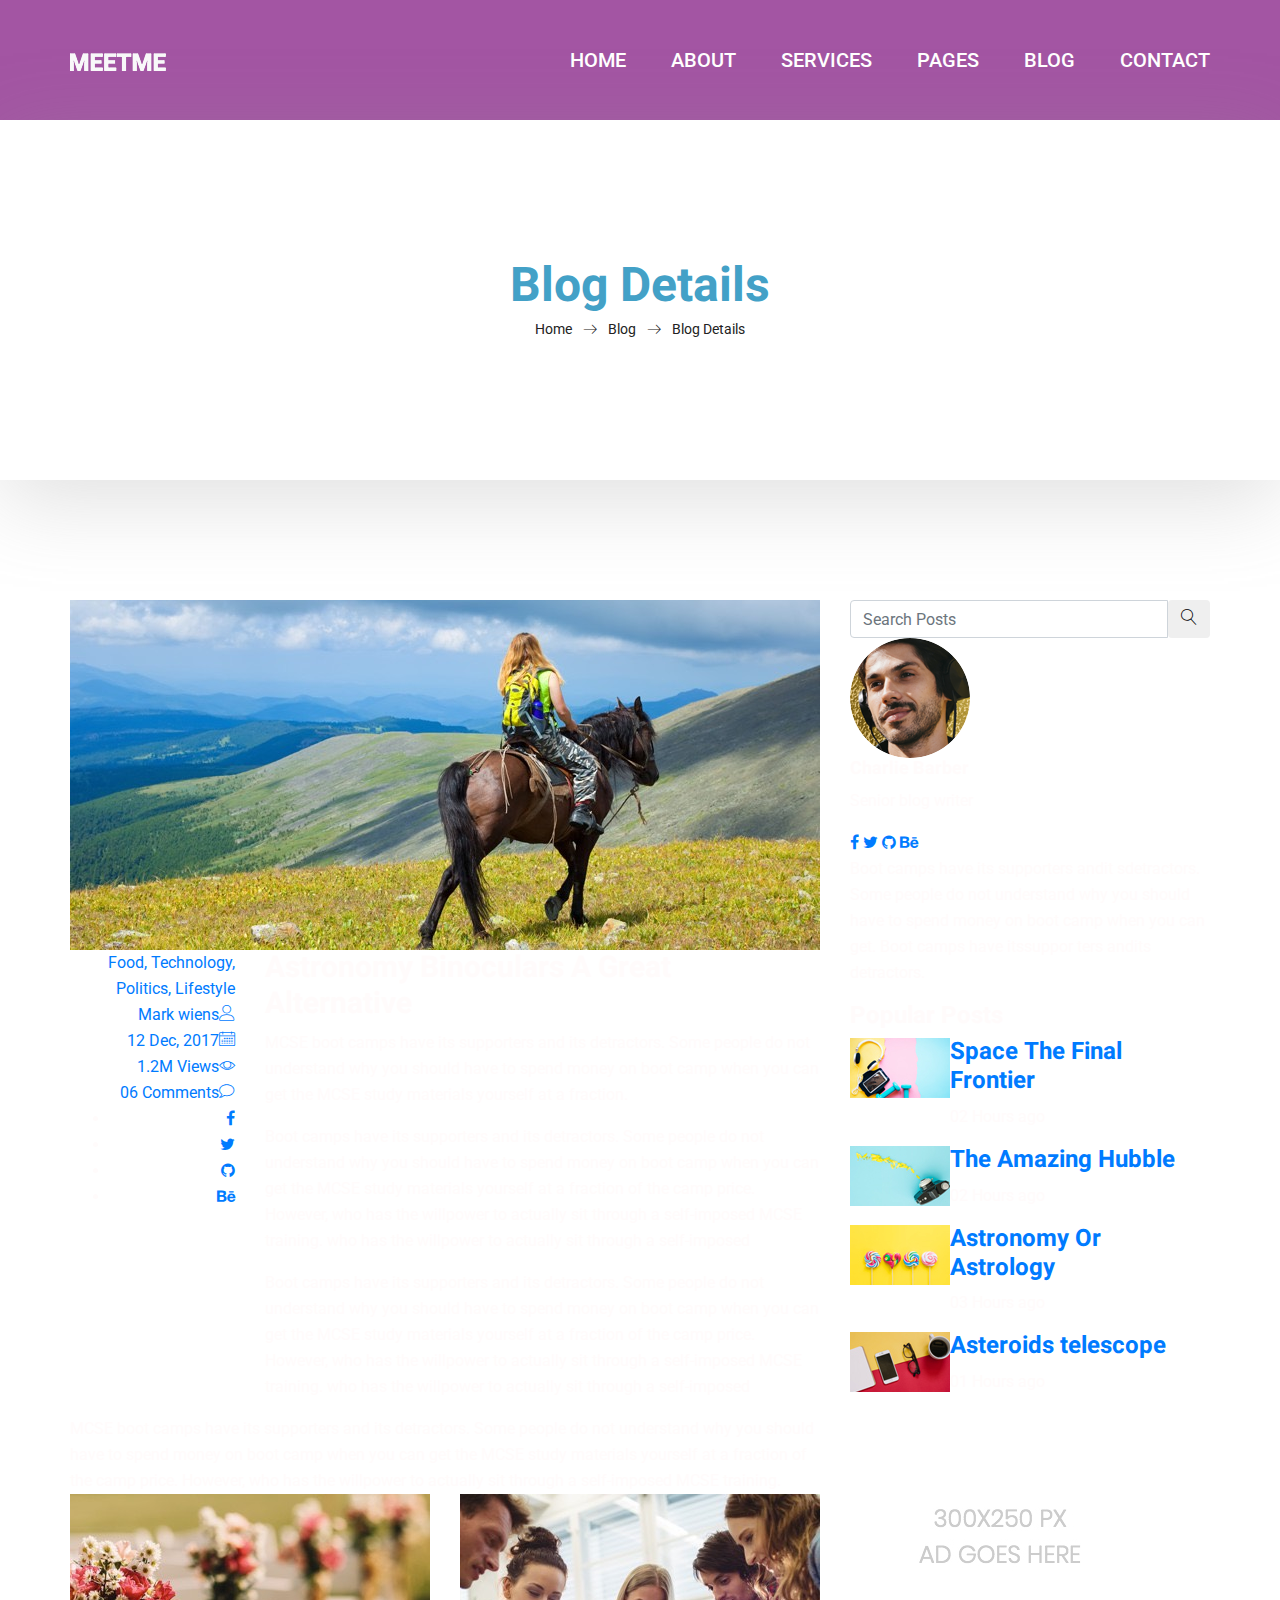
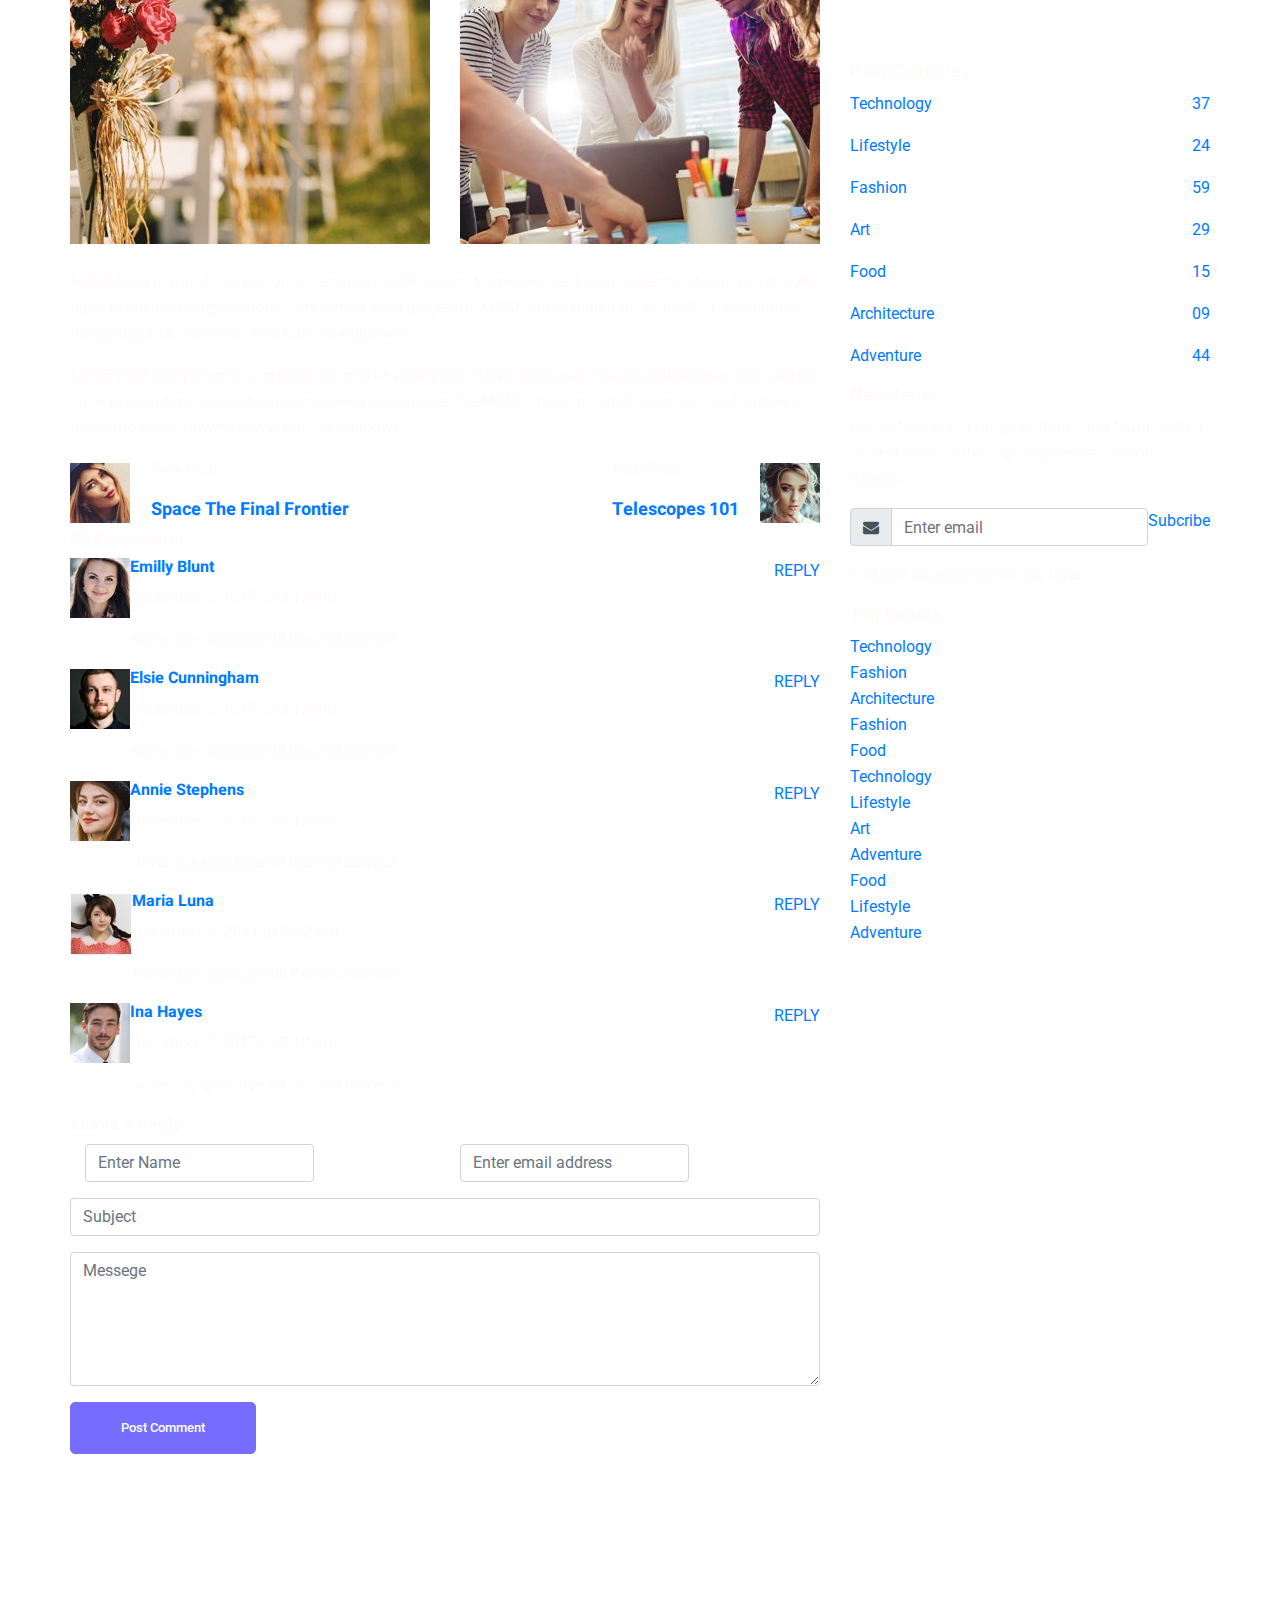
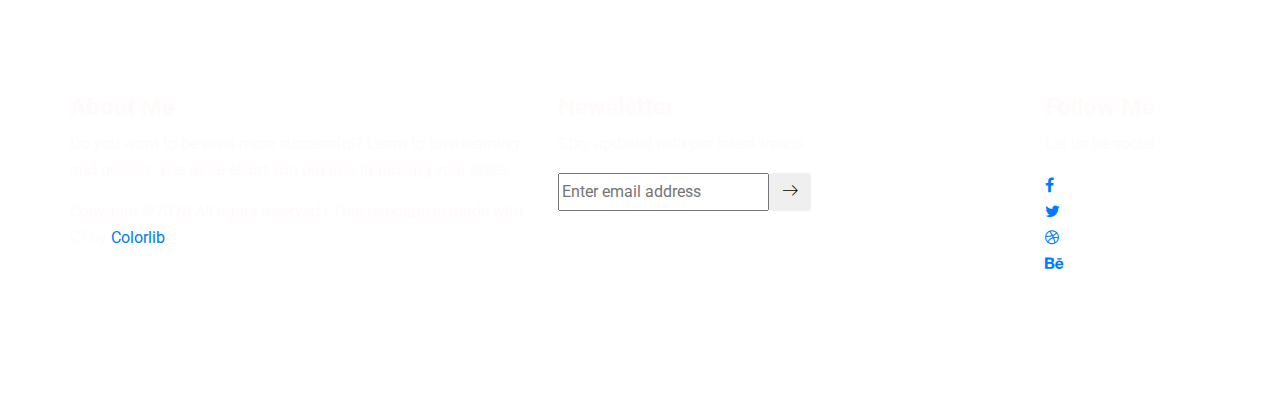
<file: single-blog.html>
<!doctype html>
<html lang="en">
    <head>
        <!-- Required meta tags -->
        <meta charset="utf-8">
        <meta name="viewport" content="width=device-width, initial-scale=1, shrink-to-fit=no">
        <link rel="icon" href="img/favicon.png" type="image/png">
        <title>MeetMe Personal</title>
        <!-- Bootstrap CSS -->
        <link rel="stylesheet" href="css/bootstrap.css">
        <link rel="stylesheet" href="vendors/linericon/style.css">
        <link rel="stylesheet" href="css/font-awesome.min.css">
        <link rel="stylesheet" href="vendors/owl-carousel/owl.carousel.min.css">
        <link rel="stylesheet" href="vendors/lightbox/simpleLightbox.css">
        <link rel="stylesheet" href="vendors/nice-select/css/nice-select.css">
        <link rel="stylesheet" href="vendors/animate-css/animate.css">
        <link rel="stylesheet" href="vendors/popup/magnific-popup.css">
        <!-- main css -->
        <link rel="stylesheet" href="css/style.css">
        <link rel="stylesheet" href="css/responsive.css">
    </head>
    <body>
        
        <!--================Header Menu Area =================-->
        <header class="header_area">
            <div class="main_menu">
            	<nav class="navbar navbar-expand-lg navbar-light">
					<div class="container box_1620">
						<!-- Brand and toggle get grouped for better mobile display -->
						<a class="navbar-brand logo_h" href="index.html"><img src="img/logo.png" alt=""></a>
						<button class="navbar-toggler" type="button" data-toggle="collapse" data-target="#navbarSupportedContent" aria-controls="navbarSupportedContent" aria-expanded="false" aria-label="Toggle navigation">
							<span class="icon-bar"></span>
							<span class="icon-bar"></span>
							<span class="icon-bar"></span>
						</button>
						<!-- Collect the nav links, forms, and other content for toggling -->
						<div class="collapse navbar-collapse offset" id="navbarSupportedContent">
							<ul class="nav navbar-nav menu_nav ml-auto">
								<li class="nav-item active"><a class="nav-link" href="index.html">Home</a></li> 
								<li class="nav-item"><a class="nav-link" href="about-us.html">About</a></li> 
								<li class="nav-item"><a class="nav-link" href="services.html">Services</a></li> 
								<li class="nav-item submenu dropdown">
									<a href="#" class="nav-link dropdown-toggle" data-toggle="dropdown" role="button" aria-haspopup="true" aria-expanded="false">Pages</a>
									<ul class="dropdown-menu">
										<li class="nav-item"><a class="nav-link" href="portfolio.html">Portfolio</a></li>
										<li class="nav-item"><a class="nav-link" href="elements.html">Elements</a></li>
									</ul>
								</li> 
								<li class="nav-item submenu dropdown">
									<a href="#" class="nav-link dropdown-toggle" data-toggle="dropdown" role="button" aria-haspopup="true" aria-expanded="false">Blog</a>
									<ul class="dropdown-menu">
										<li class="nav-item"><a class="nav-link" href="blog.html">Blog</a></li>
										<li class="nav-item"><a class="nav-link" href="single-blog.html">Blog Details</a></li>
									</ul>
								</li> 
								<li class="nav-item"><a class="nav-link" href="contact.html">Contact</a></li>
							</ul>
						</div> 
					</div>
            	</nav>
            </div>
        </header>
        <!--================Header Menu Area =================-->
        
        <!--================Home Banner Area =================-->
        <section class="banner_area">
            <div class="box_1620">
				<div class="banner_inner d-flex align-items-center">
					<div class="container">
						<div class="banner_content text-center">
							<h2>Blog Details</h2>
							<div class="page_link">
								<a href="index.html">Home</a>
								<a href="blog.html">Blog</a>
								<a href="single-blog.html">Blog Details</a>
							</div>
						</div>
					</div>
				</div>
            </div>
        </section>
        <!--================End Home Banner Area =================-->
        
        <!--================Blog Area =================-->
        <section class="blog_area single-post-area p_120">
            <div class="container">
                <div class="row">
                    <div class="col-lg-8 posts-list">
                        <div class="single-post row">
                            <div class="col-lg-12">
                                <div class="feature-img">
                                    <img class="img-fluid" src="img/blog/feature-img1.jpg" alt="">
                                </div>									
                            </div>
                            <div class="col-lg-3  col-md-3">
                                <div class="blog_info text-right">
                                    <div class="post_tag">
                                        <a href="#">Food,</a>
                                        <a class="active" href="#">Technology,</a>
                                        <a href="#">Politics,</a>
                                        <a href="#">Lifestyle</a>
                                    </div>
                                    <ul class="blog_meta list">
                                        <li><a href="#">Mark wiens<i class="lnr lnr-user"></i></a></li>
                                        <li><a href="#">12 Dec, 2017<i class="lnr lnr-calendar-full"></i></a></li>
                                        <li><a href="#">1.2M Views<i class="lnr lnr-eye"></i></a></li>
                                        <li><a href="#">06 Comments<i class="lnr lnr-bubble"></i></a></li>
                                    </ul>
                                    <ul class="social-links">
                                        <li><a href="#"><i class="fa fa-facebook"></i></a></li>
                                        <li><a href="#"><i class="fa fa-twitter"></i></a></li>
                                        <li><a href="#"><i class="fa fa-github"></i></a></li>
                                        <li><a href="#"><i class="fa fa-behance"></i></a></li>
                                    </ul>
                                </div>
                            </div>
                            <div class="col-lg-9 col-md-9 blog_details">
                                <h2>Astronomy Binoculars A Great Alternative</h2>
                                <p class="excert">
                                    MCSE boot camps have its supporters and its detractors. Some people do not understand why you should have to spend money on boot camp when you can get the MCSE study materials yourself at a fraction.
                                </p>
                                <p>
                                    Boot camps have its supporters and its detractors. Some people do not understand why you should have to spend money on boot camp when you can get the MCSE study materials yourself at a fraction of the camp price. However, who has the willpower to actually sit through a self-imposed MCSE training. who has the willpower to actually sit through a self-imposed
                                </p>
                                <p>
                                    Boot camps have its supporters and its detractors. Some people do not understand why you should have to spend money on boot camp when you can get the MCSE study materials yourself at a fraction of the camp price. However, who has the willpower to actually sit through a self-imposed MCSE training. who has the willpower to actually sit through a self-imposed
                                </p>
                            </div>
                            <div class="col-lg-12">
                                <div class="quotes">
                                    MCSE boot camps have its supporters and its detractors. Some people do not understand why you should have to spend money on boot camp when you can get the MCSE study materials yourself at a fraction of the camp price. However, who has the willpower to actually sit through a self-imposed MCSE training.										
                                </div>
                                <div class="row">
                                    <div class="col-6">
                                        <img class="img-fluid" src="img/blog/post-img1.jpg" alt="">
                                    </div>
                                    <div class="col-6">
                                        <img class="img-fluid" src="img/blog/post-img2.jpg" alt="">
                                    </div>	
                                    <div class="col-lg-12 mt-25">
                                        <p>
                                            MCSE boot camps have its supporters and its detractors. Some people do not understand why you should have to spend money on boot camp when you can get the MCSE study materials yourself at a fraction of the camp price. However, who has the willpower.
                                        </p>
                                        <p>
                                            MCSE boot camps have its supporters and its detractors. Some people do not understand why you should have to spend money on boot camp when you can get the MCSE study materials yourself at a fraction of the camp price. However, who has the willpower.
                                        </p>											
                                    </div>									
                                </div>
                            </div>
                        </div>
                        <div class="navigation-area">
                            <div class="row">
                                <div class="col-lg-6 col-md-6 col-12 nav-left flex-row d-flex justify-content-start align-items-center">
                                    <div class="thumb">
                                        <a href="#"><img class="img-fluid" src="img/blog/prev.jpg" alt=""></a>
                                    </div>
                                    <div class="arrow">
                                        <a href="#"><span class="lnr text-white lnr-arrow-left"></span></a>
                                    </div>
                                    <div class="detials">
                                        <p>Prev Post</p>
                                        <a href="#"><h4>Space The Final Frontier</h4></a>
                                    </div>
                                </div>
                                <div class="col-lg-6 col-md-6 col-12 nav-right flex-row d-flex justify-content-end align-items-center">
                                    <div class="detials">
                                        <p>Next Post</p>
                                        <a href="#"><h4>Telescopes 101</h4></a>
                                    </div>
                                    <div class="arrow">
                                        <a href="#"><span class="lnr text-white lnr-arrow-right"></span></a>
                                    </div>
                                    <div class="thumb">
                                        <a href="#"><img class="img-fluid" src="img/blog/next.jpg" alt=""></a>
                                    </div>										
                                </div>									
                            </div>
                        </div>
                        <div class="comments-area">
                            <h4>05 Comments</h4>
                            <div class="comment-list">
                                <div class="single-comment justify-content-between d-flex">
                                    <div class="user justify-content-between d-flex">
                                        <div class="thumb">
                                            <img src="img/blog/c1.jpg" alt="">
                                        </div>
                                        <div class="desc">
                                            <h5><a href="#">Emilly Blunt</a></h5>
                                            <p class="date">December 4, 2017 at 3:12 pm </p>
                                            <p class="comment">
                                                Never say goodbye till the end comes!
                                            </p>
                                        </div>
                                    </div>
                                    <div class="reply-btn">
                                           <a href="" class="btn-reply text-uppercase">reply</a> 
                                    </div>
                                </div>
                            </div>	
                            <div class="comment-list left-padding">
                                <div class="single-comment justify-content-between d-flex">
                                    <div class="user justify-content-between d-flex">
                                        <div class="thumb">
                                            <img src="img/blog/c2.jpg" alt="">
                                        </div>
                                        <div class="desc">
                                            <h5><a href="#">Elsie Cunningham</a></h5>
                                            <p class="date">December 4, 2017 at 3:12 pm </p>
                                            <p class="comment">
                                                Never say goodbye till the end comes!
                                            </p>
                                        </div>
                                    </div>
                                    <div class="reply-btn">
                                           <a href="" class="btn-reply text-uppercase">reply</a> 
                                    </div>
                                </div>
                            </div>	
                            <div class="comment-list left-padding">
                                <div class="single-comment justify-content-between d-flex">
                                    <div class="user justify-content-between d-flex">
                                        <div class="thumb">
                                            <img src="img/blog/c3.jpg" alt="">
                                        </div>
                                        <div class="desc">
                                            <h5><a href="#">Annie Stephens</a></h5>
                                            <p class="date">December 4, 2017 at 3:12 pm </p>
                                            <p class="comment">
                                                Never say goodbye till the end comes!
                                            </p>
                                        </div>
                                    </div>
                                    <div class="reply-btn">
                                           <a href="" class="btn-reply text-uppercase">reply</a> 
                                    </div>
                                </div>
                            </div>	
                            <div class="comment-list">
                                <div class="single-comment justify-content-between d-flex">
                                    <div class="user justify-content-between d-flex">
                                        <div class="thumb">
                                            <img src="img/blog/c4.jpg" alt="">
                                        </div>
                                        <div class="desc">
                                            <h5><a href="#">Maria Luna</a></h5>
                                            <p class="date">December 4, 2017 at 3:12 pm </p>
                                            <p class="comment">
                                                Never say goodbye till the end comes!
                                            </p>
                                        </div>
                                    </div>
                                    <div class="reply-btn">
                                           <a href="" class="btn-reply text-uppercase">reply</a> 
                                    </div>
                                </div>
                            </div>	
                            <div class="comment-list">
                                <div class="single-comment justify-content-between d-flex">
                                    <div class="user justify-content-between d-flex">
                                        <div class="thumb">
                                            <img src="img/blog/c5.jpg" alt="">
                                        </div>
                                        <div class="desc">
                                            <h5><a href="#">Ina Hayes</a></h5>
                                            <p class="date">December 4, 2017 at 3:12 pm </p>
                                            <p class="comment">
                                                Never say goodbye till the end comes!
                                            </p>
                                        </div>
                                    </div>
                                    <div class="reply-btn">
                                           <a href="" class="btn-reply text-uppercase">reply</a> 
                                    </div>
                                </div>
                            </div>	                                             				
                        </div>
                        <div class="comment-form">
                            <h4>Leave a Reply</h4>
                            <form>
                                <div class="form-group form-inline">
                                  <div class="form-group col-lg-6 col-md-6 name">
                                    <input type="text" class="form-control" id="name" placeholder="Enter Name" onfocus="this.placeholder = ''" onblur="this.placeholder = 'Enter Name'">
                                  </div>
                                  <div class="form-group col-lg-6 col-md-6 email">
                                    <input type="email" class="form-control" id="email" placeholder="Enter email address" onfocus="this.placeholder = ''" onblur="this.placeholder = 'Enter email address'">
                                  </div>										
                                </div>
                                <div class="form-group">
                                    <input type="text" class="form-control" id="subject" placeholder="Subject" onfocus="this.placeholder = ''" onblur="this.placeholder = 'Subject'">
                                </div>
                                <div class="form-group">
                                    <textarea class="form-control mb-10" rows="5" name="message" placeholder="Messege" onfocus="this.placeholder = ''" onblur="this.placeholder = 'Messege'" required=""></textarea>
                                </div>
                                <a href="#" class="primary-btn submit_btn">Post Comment</a>	
                            </form>
                        </div>
                    </div>
                    <div class="col-lg-4">
                        <div class="blog_right_sidebar">
                            <aside class="single_sidebar_widget search_widget">
                                <div class="input-group">
                                    <input type="text" class="form-control" placeholder="Search Posts">
                                    <span class="input-group-btn">
                                        <button class="btn btn-default" type="button"><i class="lnr lnr-magnifier"></i></button>
                                    </span>
                                </div><!-- /input-group -->
                                <div class="br"></div>
                            </aside>
                            <aside class="single_sidebar_widget author_widget">
                                <img class="author_img rounded-circle" src="img/blog/author.png" alt="">
                                <h4>Charlie Barber</h4>
                                <p>Senior blog writer</p>
                                <div class="social_icon">
                                    <a href="#"><i class="fa fa-facebook"></i></a>
                                    <a href="#"><i class="fa fa-twitter"></i></a>
                                    <a href="#"><i class="fa fa-github"></i></a>
                                    <a href="#"><i class="fa fa-behance"></i></a>
                                </div>
                                <p>Boot camps have its supporters andit sdetractors. Some people do not understand why you should have to spend money on boot camp when you can get. Boot camps have itssuppor ters andits detractors.</p>
                                <div class="br"></div>
                            </aside>
                            <aside class="single_sidebar_widget popular_post_widget">
                                <h3 class="widget_title">Popular Posts</h3>
                                <div class="media post_item">
                                    <img src="img/blog/popular-post/post1.jpg" alt="post">
                                    <div class="media-body">
                                        <a href="blog-details.html"><h3>Space The Final Frontier</h3></a>
                                        <p>02 Hours ago</p>
                                    </div>
                                </div>
                                <div class="media post_item">
                                    <img src="img/blog/popular-post/post2.jpg" alt="post">
                                    <div class="media-body">
                                        <a href="blog-details.html"><h3>The Amazing Hubble</h3></a>
                                        <p>02 Hours ago</p>
                                    </div>
                                </div>
                                <div class="media post_item">
                                    <img src="img/blog/popular-post/post3.jpg" alt="post">
                                    <div class="media-body">
                                        <a href="blog-details.html"><h3>Astronomy Or Astrology</h3></a>
                                        <p>03 Hours ago</p>
                                    </div>
                                </div>
                                <div class="media post_item">
                                    <img src="img/blog/popular-post/post4.jpg" alt="post">
                                    <div class="media-body">
                                        <a href="blog-details.html"><h3>Asteroids telescope</h3></a>
                                        <p>01 Hours ago</p>
                                    </div>
                                </div>
                                <div class="br"></div>
                            </aside>
                            <aside class="single_sidebar_widget ads_widget">
                                <a href="#"><img class="img-fluid" src="img/blog/add.jpg" alt=""></a>
                                <div class="br"></div>
                            </aside>
                            <aside class="single_sidebar_widget post_category_widget">
                                <h4 class="widget_title">Post Catgories</h4>
                                <ul class="list cat-list">
                                    <li>
                                        <a href="#" class="d-flex justify-content-between">
                                            <p>Technology</p>
                                            <p>37</p>
                                        </a>
                                    </li>
                                    <li>
                                        <a href="#" class="d-flex justify-content-between">
                                            <p>Lifestyle</p>
                                            <p>24</p>
                                        </a>
                                    </li>
                                    <li>
                                        <a href="#" class="d-flex justify-content-between">
                                            <p>Fashion</p>
                                            <p>59</p>
                                        </a>
                                    </li>
                                    <li>
                                        <a href="#" class="d-flex justify-content-between">
                                            <p>Art</p>
                                            <p>29</p>
                                        </a>
                                    </li>
                                    <li>
                                        <a href="#" class="d-flex justify-content-between">
                                            <p>Food</p>
                                            <p>15</p>
                                        </a>
                                    </li>
                                    <li>
                                        <a href="#" class="d-flex justify-content-between">
                                            <p>Architecture</p>
                                            <p>09</p>
                                        </a>
                                    </li>
                                    <li>
                                        <a href="#" class="d-flex justify-content-between">
                                            <p>Adventure</p>
                                            <p>44</p>
                                        </a>
                                    </li>															
                                </ul>
                                <div class="br"></div>
                            </aside>
                            <aside class="single-sidebar-widget newsletter_widget">
                                <h4 class="widget_title">Newsletter</h4>
                                <p>
                                Here, I focus on a range of items and features that we use in life without
                                giving them a second thought.
                                </p>
                                <div class="form-group d-flex flex-row">
                                    <div class="input-group">
                                        <div class="input-group-prepend">
                                            <div class="input-group-text"><i class="fa fa-envelope" aria-hidden="true"></i></div>
                                        </div>
                                        <input type="text" class="form-control" id="inlineFormInputGroup" placeholder="Enter email" onfocus="this.placeholder = ''" onblur="this.placeholder = 'Enter email'">
                                    </div>
                                    <a href="#" class="bbtns">Subcribe</a>
                                </div>	
                                <p class="text-bottom">You can unsubscribe at any time</p>	
                                <div class="br"></div>							
                            </aside>
                            <aside class="single-sidebar-widget tag_cloud_widget">
                                <h4 class="widget_title">Tag Clouds</h4>
                                <ul class="list">
                                    <li><a href="#">Technology</a></li>
                                    <li><a href="#">Fashion</a></li>
                                    <li><a href="#">Architecture</a></li>
                                    <li><a href="#">Fashion</a></li>
                                    <li><a href="#">Food</a></li>
                                    <li><a href="#">Technology</a></li>
                                    <li><a href="#">Lifestyle</a></li>
                                    <li><a href="#">Art</a></li>
                                    <li><a href="#">Adventure</a></li>
                                    <li><a href="#">Food</a></li>
                                    <li><a href="#">Lifestyle</a></li>
                                    <li><a href="#">Adventure</a></li>
                                </ul>
                            </aside>
                        </div>
                    </div>
                </div>
            </div>
        </section>
        <!--================Blog Area =================-->
        
        <!--================Footer Area =================-->
        <footer class="footer_area p_120">
        	<div class="container">
        		<div class="row footer_inner">
        			<div class="col-lg-5 col-sm-6">
        				<aside class="f_widget ab_widget">
        					<div class="f_title">
        						<h3>About Me</h3>
        					</div>
        					<p>Do you want to be even more successful? Learn to love learning and growth. The more effort you put into improving your skills,</p>
        					<p><!-- Link back to Colorlib can't be removed. Template is licensed under CC BY 3.0. -->
Copyright &copy;<script>document.write(new Date().getFullYear());</script> All rights reserved | This template is made with <i class="fa fa-heart-o" aria-hidden="true"></i> by <a href="https://colorlib.com" target="_blank">Colorlib</a>
<!-- Link back to Colorlib can't be removed. Template is licensed under CC BY 3.0. --></p>
        				</aside>
        			</div>
        			<div class="col-lg-5 col-sm-6">
        				<aside class="f_widget news_widget">
        					<div class="f_title">
        						<h3>Newsletter</h3>
        					</div>
        					<p>Stay updated with our latest trends</p>
        					<div id="mc_embed_signup">
                                <form target="_blank" action="https://spondonit.us12.list-manage.com/subscribe/post?u=1462626880ade1ac87bd9c93a&amp;id=92a4423d01" method="get" class="subscribe_form relative">
                                	<div class="input-group d-flex flex-row">
                                        <input name="EMAIL" placeholder="Enter email address" onfocus="this.placeholder = ''" onblur="this.placeholder = 'Email Address '" required="" type="email">
                                        <button class="btn sub-btn"><span class="lnr lnr-arrow-right"></span></button>		
                                    </div>				
                                    <div class="mt-10 info"></div>
                                </form>
                            </div>
        				</aside>
        			</div>
        			<div class="col-lg-2">
        				<aside class="f_widget social_widget">
        					<div class="f_title">
        						<h3>Follow Me</h3>
        					</div>
        					<p>Let us be social</p>
        					<ul class="list">
        						<li><a href="#"><i class="fa fa-facebook"></i></a></li>
        						<li><a href="#"><i class="fa fa-twitter"></i></a></li>
        						<li><a href="#"><i class="fa fa-dribbble"></i></a></li>
        						<li><a href="#"><i class="fa fa-behance"></i></a></li>
        					</ul>
        				</aside>
        			</div>
        		</div>
        	</div>
        </footer>
        <!--================End Footer Area =================-->
        
        
        
        
        <!-- Optional JavaScript -->
        <!-- jQuery first, then Popper.js, then Bootstrap JS -->
        <script src="js/jquery-3.3.1.min.js"></script>
        <script src="js/popper.js"></script>
        <script src="js/bootstrap.min.js"></script>
        <script src="js/stellar.js"></script>
        <script src="vendors/lightbox/simpleLightbox.min.js"></script>
        <script src="vendors/nice-select/js/jquery.nice-select.min.js"></script>
        <script src="vendors/isotope/imagesloaded.pkgd.min.js"></script>
        <script src="vendors/isotope/isotope.pkgd.min.js"></script>
        <script src="vendors/owl-carousel/owl.carousel.min.js"></script>
        <script src="vendors/popup/jquery.magnific-popup.min.js"></script>
        <script src="js/jquery.ajaxchimp.min.js"></script>
        <script src="vendors/counter-up/jquery.waypoints.min.js"></script>
        <script src="vendors/counter-up/jquery.counterup.min.js"></script>
        <script src="js/mail-script.js"></script>
        <script src="js/theme.js"></script>
    </body>
</html>
</file>
<file: vendors/linericon/style.css>
@font-face {
  font-family: "Linearicons-Free";
  src: url("fonts/Linearicons-Free.eot?w118d");
  src: url("fonts/Linearicons-Free.eot?#iefixw118d") format("embedded-opentype"),
    url("fonts/Linearicons-Free.woff2?w118d") format("woff2"),
    url("fonts/Linearicons-Free.woff?w118d") format("woff"),
    url("fonts/Linearicons-Free.ttf?w118d") format("truetype"),
    url("fonts/Linearicons-Free.svg?w118d#Linearicons-Free") format("svg");
  font-weight: normal;
  font-style: normal;
}

.lnr {
  font-family: "Linearicons-Free";
  speak: none;
  font-style: normal;
  font-weight: normal;
  font-variant: normal;
  text-transform: none;
  line-height: 1;

  /* Better Font Rendering =========== */
  -webkit-font-smoothing: antialiased;
  -moz-osx-font-smoothing: grayscale;
}

.lnr-home:before {
  content: "\e800";
}
.lnr-apartment:before {
  content: "\e801";
}
.lnr-pencil:before {
  content: "\e802";
}
.lnr-magic-wand:before {
  content: "\e803";
}
.lnr-drop:before {
  content: "\e804";
}
.lnr-lighter:before {
  content: "\e805";
}
.lnr-poop:before {
  content: "\e806";
}
.lnr-sun:before {
  content: "\e807";
}
.lnr-moon:before {
  content: "\e808";
}
.lnr-cloud:before {
  content: "\e809";
}
.lnr-cloud-upload:before {
  content: "\e80a";
}
.lnr-cloud-download:before {
  content: "\e80b";
}
.lnr-cloud-sync:before {
  content: "\e80c";
}
.lnr-cloud-check:before {
  content: "\e80d";
}
.lnr-database:before {
  content: "\e80e";
}
.lnr-lock:before {
  content: "\e80f";
}
.lnr-cog:before {
  content: "\e810";
}
.lnr-trash:before {
  content: "\e811";
}
.lnr-dice:before {
  content: "\e812";
}
.lnr-heart:before {
  content: "\e813";
}
.lnr-star:before {
  content: "\e814";
}
.lnr-star-half:before {
  content: "\e815";
}
.lnr-star-empty:before {
  content: "\e816";
}
.lnr-flag:before {
  content: "\e817";
}
.lnr-envelope:before {
  content: "\e818";
}
.lnr-paperclip:before {
  content: "\e819";
}
.lnr-inbox:before {
  content: "\e81a";
}
.lnr-eye:before {
  content: "\e81b";
}
.lnr-printer:before {
  content: "\e81c";
}
.lnr-file-empty:before {
  content: "\e81d";
}
.lnr-file-add:before {
  content: "\e81e";
}
.lnr-enter:before {
  content: "\e81f";
}
.lnr-exit:before {
  content: "\e820";
}
.lnr-graduation-hat:before {
  content: "\e821";
}
.lnr-license:before {
  content: "\e822";
}
.lnr-music-note:before {
  content: "\e823";
}
.lnr-film-play:before {
  content: "\e824";
}
.lnr-camera-video:before {
  content: "\e825";
}
.lnr-camera:before {
  content: "\e826";
}
.lnr-picture:before {
  content: "\e827";
}
.lnr-book:before {
  content: "\e828";
}
.lnr-bookmark:before {
  content: "\e829";
}
.lnr-user:before {
  content: "\e82a";
}
.lnr-users:before {
  content: "\e82b";
}
.lnr-shirt:before {
  content: "\e82c";
}
.lnr-store:before {
  content: "\e82d";
}
.lnr-cart:before {
  content: "\e82e";
}
.lnr-tag:before {
  content: "\e82f";
}
.lnr-phone-handset:before {
  content: "\e830";
}
.lnr-phone:before {
  content: "\e831";
}
.lnr-pushpin:before {
  content: "\e832";
}
.lnr-map-marker:before {
  content: "\e833";
}
.lnr-map:before {
  content: "\e834";
}
.lnr-location:before {
  content: "\e835";
}
.lnr-calendar-full:before {
  content: "\e836";
}
.lnr-keyboard:before {
  content: "\e837";
}
.lnr-spell-check:before {
  content: "\e838";
}
.lnr-screen:before {
  content: "\e839";
}
.lnr-smartphone:before {
  content: "\e83a";
}
.lnr-tablet:before {
  content: "\e83b";
}
.lnr-laptop:before {
  content: "\e83c";
}
.lnr-laptop-phone:before {
  content: "\e83d";
}
.lnr-power-switch:before {
  content: "\e83e";
}
.lnr-bubble:before {
  content: "\e83f";
}
.lnr-heart-pulse:before {
  content: "\e840";
}
.lnr-construction:before {
  content: "\e841";
}
.lnr-pie-chart:before {
  content: "\e842";
}
.lnr-chart-bars:before {
  content: "\e843";
}
.lnr-gift:before {
  content: "\e844";
}
.lnr-diamond:before {
  content: "\e845";
}
.lnr-linearicons:before {
  content: "\e846";
}
.lnr-dinner:before {
  content: "\e847";
}
.lnr-coffee-cup:before {
  content: "\e848";
}
.lnr-leaf:before {
  content: "\e849";
}
.lnr-paw:before {
  content: "\e84a";
}
.lnr-rocket:before {
  content: "\e84b";
}
.lnr-briefcase:before {
  content: "\e84c";
}
.lnr-bus:before {
  content: "\e84d";
}
.lnr-car:before {
  content: "\e84e";
}
.lnr-train:before {
  content: "\e84f";
}
.lnr-bicycle:before {
  content: "\e850";
}
.lnr-wheelchair:before {
  content: "\e851";
}
.lnr-select:before {
  content: "\e852";
}
.lnr-earth:before {
  content: "\e853";
}
.lnr-smile:before {
  content: "\e854";
}
.lnr-sad:before {
  content: "\e855";
}
.lnr-neutral:before {
  content: "\e856";
}
.lnr-mustache:before {
  content: "\e857";
}
.lnr-alarm:before {
  content: "\e858";
}
.lnr-bullhorn:before {
  content: "\e859";
}
.lnr-volume-high:before {
  content: "\e85a";
}
.lnr-volume-medium:before {
  content: "\e85b";
}
.lnr-volume-low:before {
  content: "\e85c";
}
.lnr-volume:before {
  content: "\e85d";
}
.lnr-mic:before {
  content: "\e85e";
}
.lnr-hourglass:before {
  content: "\e85f";
}
.lnr-undo:before {
  content: "\e860";
}
.lnr-redo:before {
  content: "\e861";
}
.lnr-sync:before {
  content: "\e862";
}
.lnr-history:before {
  content: "\e863";
}
.lnr-clock:before {
  content: "\e864";
}
.lnr-download:before {
  content: "\e865";
}
.lnr-upload:before {
  content: "\e866";
}
.lnr-enter-down:before {
  content: "\e867";
}
.lnr-exit-up:before {
  content: "\e868";
}
.lnr-bug:before {
  content: "\e869";
}
.lnr-code:before {
  content: "\e86a";
}
.lnr-link:before {
  content: "\e86b";
}
.lnr-unlink:before {
  content: "\e86c";
}
.lnr-thumbs-up:before {
  content: "\e86d";
}
.lnr-thumbs-down:before {
  content: "\e86e";
}
.lnr-magnifier:before {
  content: "\e86f";
}
.lnr-cross:before {
  content: "\e870";
}
.lnr-menu:before {
  content: "\e871";
}
.lnr-list:before {
  content: "\e872";
}
.lnr-chevron-up:before {
  content: "\e873";
}
.lnr-chevron-down:before {
  content: "\e874";
}
.lnr-chevron-left:before {
  content: "\e875";
}
.lnr-chevron-right:before {
  content: "\e876";
}
.lnr-arrow-up:before {
  content: "\e877";
}
.lnr-arrow-down:before {
  content: "\e878";
}
.lnr-arrow-left:before {
  content: "\e879";
}
.lnr-arrow-right:before {
  content: "\e87a";
}
.lnr-move:before {
  content: "\e87b";
}
.lnr-warning:before {
  content: "\e87c";
}
.lnr-question-circle:before {
  content: "\e87d";
}
.lnr-menu-circle:before {
  content: "\e87e";
}
.lnr-checkmark-circle:before {
  content: "\e87f";
}
.lnr-cross-circle:before {
  content: "\e880";
}
.lnr-plus-circle:before {
  content: "\e881";
}
.lnr-circle-minus:before {
  content: "\e882";
}
.lnr-arrow-up-circle:before {
  content: "\e883";
}
.lnr-arrow-down-circle:before {
  content: "\e884";
}
.lnr-arrow-left-circle:before {
  content: "\e885";
}
.lnr-arrow-right-circle:before {
  content: "\e886";
}
.lnr-chevron-up-circle:before {
  content: "\e887";
}
.lnr-chevron-down-circle:before {
  content: "\e888";
}
.lnr-chevron-left-circle:before {
  content: "\e889";
}
.lnr-chevron-right-circle:before {
  content: "\e88a";
}
.lnr-crop:before {
  content: "\e88b";
}
.lnr-frame-expand:before {
  content: "\e88c";
}
.lnr-frame-contract:before {
  content: "\e88d";
}
.lnr-layers:before {
  content: "\e88e";
}
.lnr-funnel:before {
  content: "\e88f";
}
.lnr-text-format:before {
  content: "\e890";
}
.lnr-text-format-remove:before {
  content: "\e891";
}
.lnr-text-size:before {
  content: "\e892";
}
.lnr-bold:before {
  content: "\e893";
}
.lnr-italic:before {
  content: "\e894";
}
.lnr-underline:before {
  content: "\e895";
}
.lnr-strikethrough:before {
  content: "\e896";
}
.lnr-highlight:before {
  content: "\e897";
}
.lnr-text-align-left:before {
  content: "\e898";
}
.lnr-text-align-center:before {
  content: "\e899";
}
.lnr-text-align-right:before {
  content: "\e89a";
}
.lnr-text-align-justify:before {
  content: "\e89b";
}
.lnr-line-spacing:before {
  content: "\e89c";
}
.lnr-indent-increase:before {
  content: "\e89d";
}
.lnr-indent-decrease:before {
  content: "\e89e";
}
.lnr-pilcrow:before {
  content: "\e89f";
}
.lnr-direction-ltr:before {
  content: "\e8a0";
}
.lnr-direction-rtl:before {
  content: "\e8a1";
}
.lnr-page-break:before {
  content: "\e8a2";
}
.lnr-sort-alpha-asc:before {
  content: "\e8a3";
}
.lnr-sort-amount-asc:before {
  content: "\e8a4";
}
.lnr-hand:before {
  content: "\e8a5";
}
.lnr-pointer-up:before {
  content: "\e8a6";
}
.lnr-pointer-right:before {
  content: "\e8a7";
}
.lnr-pointer-down:before {
  content: "\e8a8";
}
.lnr-pointer-left:before {
  content: "\e8a9";
}
</file>
<file: vendors/nice-select/css/nice-select.css>
.nice-select {
  -webkit-tap-highlight-color: transparent;
  background-color: #fff;
  border-radius: 5px;
  border: solid 1px #e8e8e8;
  box-sizing: border-box;
  clear: both;
  cursor: pointer;
  display: block;
  float: left;
  font-family: inherit;
  font-size: 14px;
  font-weight: normal;
  height: 42px;
  line-height: 40px;
  outline: none;
  padding-left: 18px;
  padding-right: 30px;
  position: relative;
  text-align: left !important;
  -webkit-transition: all 0.2s ease-in-out;
  transition: all 0.2s ease-in-out;
  -webkit-user-select: none;
     -moz-user-select: none;
      -ms-user-select: none;
          user-select: none;
  white-space: nowrap;
  width: auto; }
  .nice-select:hover {
    border-color: #dbdbdb; }
  .nice-select:active, .nice-select.open, .nice-select:focus {
    border-color: #999; }
  .nice-select:after {
    border-bottom: 2px solid #999;
    border-right: 2px solid #999;
    content: '';
    display: block;
    height: 5px;
    margin-top: -4px;
    pointer-events: none;
    position: absolute;
    right: 12px;
    top: 50%;
    -webkit-transform-origin: 66% 66%;
        -ms-transform-origin: 66% 66%;
            transform-origin: 66% 66%;
    -webkit-transform: rotate(45deg);
        -ms-transform: rotate(45deg);
            transform: rotate(45deg);
    -webkit-transition: all 0.15s ease-in-out;
    transition: all 0.15s ease-in-out;
    width: 5px; }
  .nice-select.open:after {
    -webkit-transform: rotate(-135deg);
        -ms-transform: rotate(-135deg);
            transform: rotate(-135deg); }
  .nice-select.open .list {
    opacity: 1;
    pointer-events: auto;
    -webkit-transform: scale(1) translateY(0);
        -ms-transform: scale(1) translateY(0);
            transform: scale(1) translateY(0); }
  .nice-select.disabled {
    border-color: #ededed;
    color: #999;
    pointer-events: none; }
    .nice-select.disabled:after {
      border-color: #cccccc; }
  .nice-select.wide {
    width: 100%; }
    .nice-select.wide .list {
      left: 0 !important;
      right: 0 !important; }
  .nice-select.right {
    float: right; }
    .nice-select.right .list {
      left: auto;
      right: 0; }
  .nice-select.small {
    font-size: 12px;
    height: 36px;
    line-height: 34px; }
    .nice-select.small:after {
      height: 4px;
      width: 4px; }
    .nice-select.small .option {
      line-height: 34px;
      min-height: 34px; }
  .nice-select .list {
    background-color: #fff;
    border-radius: 5px;
    box-shadow: 0 0 0 1px rgba(68, 68, 68, 0.11);
    box-sizing: border-box;
    margin-top: 4px;
    opacity: 0;
    overflow: hidden;
    padding: 0;
    pointer-events: none;
    position: absolute;
    top: 100%;
    left: 0;
    -webkit-transform-origin: 50% 0;
        -ms-transform-origin: 50% 0;
            transform-origin: 50% 0;
    -webkit-transform: scale(0.75) translateY(-21px);
        -ms-transform: scale(0.75) translateY(-21px);
            transform: scale(0.75) translateY(-21px);
    -webkit-transition: all 0.2s cubic-bezier(0.5, 0, 0, 1.25), opacity 0.15s ease-out;
    transition: all 0.2s cubic-bezier(0.5, 0, 0, 1.25), opacity 0.15s ease-out;
    z-index: 9; }
    .nice-select .list:hover .option:not(:hover) {
      background-color: transparent !important; }
  .nice-select .option {
    cursor: pointer;
    font-weight: 400;
    line-height: 40px;
    list-style: none;
    min-height: 40px;
    outline: none;
    padding-left: 18px;
    padding-right: 29px;
    text-align: left;
    -webkit-transition: all 0.2s;
    transition: all 0.2s; }
    .nice-select .option:hover, .nice-select .option.focus, .nice-select .option.selected.focus {
      background-color: #f6f6f6; }
    .nice-select .option.selected {
      font-weight: bold; }
    .nice-select .option.disabled {
      background-color: transparent;
      color: #999;
      cursor: default; }

.no-csspointerevents .nice-select .list {
  display: none; }

.no-csspointerevents .nice-select.open .list {
  display: block; }
</file>
<file: vendors/flaticon/flaticon.css>
/*
  	Flaticon icon font: Flaticon
  	Creation date: 26/06/2018 17:19
  	*/

@font-face {
  font-family: "Flaticon";
  src: url("./Flaticon.eot");
  src: url("./Flaticon.eot?#iefix") format("embedded-opentype"),
       url("./Flaticon.woff") format("woff"),
       url("./Flaticon.ttf") format("truetype"),
       url("./Flaticon.svg#Flaticon") format("svg");
  font-weight: normal;
  font-style: normal;
}

@media screen and (-webkit-min-device-pixel-ratio:0) {
  @font-face {
    font-family: "Flaticon";
    src: url("./Flaticon.svg#Flaticon") format("svg");
  }
}

[class^="flaticon-"]:before, [class*=" flaticon-"]:before,
[class^="flaticon-"]:after, [class*=" flaticon-"]:after {   
  font-family: Flaticon;
        font-size: 20px;
font-style: normal;
margin-left: 20px;
}

.flaticon-skyline:before { content: "\f100"; }
.flaticon-sketch:before { content: "\f101"; }
.flaticon-city:before { content: "\f102"; }
</file>
<file: css/style.css>
/*----------------------------------------------------
@File: Default Styles
@Author: Rocky Ahmed
@URL: http://wethemez.com
Author E-mail: rockybd1995@gmail.com

This file contains the styling for the actual theme, this
is the file you need to edit to change the look of the
theme.
---------------------------------------------------- */
/*=====================================================================
@Template Name: Builder Construction 
@Author: Rocky Ahmed
@Developed By: Rocky Ahmed
@Developer URL: http://rocky.wethemez.com
Author E-mail: rockybd1995@gmail.com

@Default Styles

Table of Content:
01/ Variables
02/ predefin
03/ header
04/ button
05/ banner
06/ breadcrumb
07/ about
08/ team
09/ project 
10/ price 
11/ team 
12/ blog 
13/ video  
14/ features  
15/ career  
16/ contact 
17/ footer

=====================================================================*/
/*----------------------------------------------------*/
/*font Variables*/
/*Color Variables*/
/*=================== fonts ====================*/
@import url("https://fonts.googleapis.com/css?family=Heebo:300,400,700,900|Roboto:300,400,500,700");
/*---------------------------------------------------- */
/*----------------------------------------------------*/
.list {
  list-style: none;
  margin: 0px;
  padding: 0px;
}

a {
  text-decoration: none;
  transition: all 0.3s ease-in-out;
}
a:hover,
a:focus {
  text-decoration: none;
  outline: none;
}

.row.m0 {
  margin: 0px;
}

body {
  line-height: 26px;
  font-size: 16px;
  font-family: "Roboto", sans-serif;
  font-weight: normal;
  color: #fffbfb;
}

h1,
h2,
h3,
h4,
h5,
h6 {
  font-family: "Heebo", sans-serif;
  font-weight: bold;
}

button:focus {
  outline: none;
  box-shadow: none;
}

.p0 {
  padding-left: 0px;
  padding-right: 0px;
}

.p_120 {
  padding-top: 120px;
  padding-bottom: 120px;
}

.p_100 {
  padding-top: 100px;
  padding-bottom: 100px;
}

.pad_top {
  padding-top: 120px;
}

.pad_bt {
  padding-bottom: 120px;
}

.mt-25 {
  margin-top: 25px;
}

@media (min-width: 1200px) {
  .container {
    max-width: 1170px;
  }
}

@media (min-width: 1620px) {
  .box_1620 {
    max-width: 1620px;
    margin: auto;
    width: 100%;
    padding-left: 0px;
    padding-right: 0px;
  }
}
/* Main Title Area css
============================================================================================ */
.main_title {
  text-align: center;
  max-width: 670px;
  margin: 0px auto 75px;
}
.main_title h2 {
  font-family: "Heebo", sans-serif;
  font-size: 36px;
  color: #558aa3;
  margin-bottom: 15px;
  text-transform: uppercase;
}
.main_title p {
  font-size: 16px;
  font-family: "Roboto", sans-serif;
  font-weight: normal;
  line-height: 26px;
  color: #777777;
  margin-bottom: 0px;
}

/* End Main Title Area css
============================================================================================ */
/*---------------------------------------------------- */
/*----------------------------------------------------*/
.header_area {
  position: absolute;
  width: 100%;
  top: 0;
  left: 0;
  z-index: 99;
  transition: background 0.4s, all 0.3s linear;
}
.header_area .navbar {
  background: transparent;
  padding: 0px;
  border: 0px;
  border-radius: 0px;
}
.header_area .navbar .nav .nav-item {
  margin-right: 45px;
}
.header_area .navbar .nav .nav-item .nav-link {
  font: 500 20px/120px "Roboto", sans-serif;
  text-transform: uppercase;
  color: #fff;
  padding: 0px;
  display: inline-block;
}
.header_area .navbar .nav .nav-item .nav-link:after {
  display: none;
}
.header_area .navbar .nav .nav-item:hover .nav-link,
.header_area .navbar .nav .nav-item.active .nav-link {
  color: #fff;
}
.header_area .navbar .nav .nav-item.submenu {
  position: relative;
}
.header_area .navbar .nav .nav-item.submenu ul {
  border: none;
  padding: 0px;
  border-radius: 0px;
  box-shadow: none;
  margin: 0px;
  background: #fff;
  box-shadow: 0px 3px 16px 0px rgba(0, 0, 0, 0.1);
}
@media (min-width: 992px) {
  .header_area .navbar .nav .nav-item.submenu ul {
    position: absolute;
    top: 120%;
    left: 0px;
    min-width: 200px;
    text-align: left;
    opacity: 0;
    transition: all 300ms ease-in;
    visibility: hidden;
    display: block;
    border: none;
    padding: 0px;
    border-radius: 0px;
  }
}
.header_area .navbar .nav .nav-item.submenu ul:before {
  content: "";
  width: 0;
  height: 0;
  border-style: solid;
  border-width: 10px 10px 0 10px;
  border-color: #eeeeee transparent transparent transparent;
  position: absolute;
  right: 24px;
  top: 45px;
  z-index: 3;
  opacity: 0;
  transition: all 400ms linear;
}
.header_area .navbar .nav .nav-item.submenu ul .nav-item {
  display: block;
  float: none;
  margin-right: 0px;
  border-bottom: 1px solid #ededed;
  margin-left: 0px;
  transition: all 0.4s linear;
}
.header_area .navbar .nav .nav-item.submenu ul .nav-item .nav-link {
  line-height: 45px;
  color: #222222;
  padding: 0px 30px;
  transition: all 150ms linear;
  display: block;
  margin-right: 0px;
}
.header_area .navbar .nav .nav-item.submenu ul .nav-item:last-child {
  border-bottom: none;
}
.header_area .navbar .nav .nav-item.submenu ul .nav-item:hover .nav-link {
  background: #a355a3;
  color: #fff;
}
@media (min-width: 992px) {
  .header_area .navbar .nav .nav-item.submenu:hover ul {
    visibility: visible;
    opacity: 1;
    top: 100%;
  }
}
.header_area .navbar .nav .nav-item.submenu:hover ul .nav-item {
  margin-top: 0px;
}
.header_area .navbar .nav .nav-item:last-child {
  margin-right: 0px;
}
.header_area .navbar .search {
  font-size: 20px;
  line-height: 60px;
  display: inline-block;
  color: #222222;
  margin-left: 80px;
}
.header_area .navbar .search i {
  font-weight: 600;
}
.header_area.navbar_fixed .main_menu {
  position: fixed;
  width: 100%;
  top: -70px;
  left: 0;
  right: 0;
  background: #a355a3;
  transform: translateY(70px);
  transition: transform 500ms ease, background 500ms ease;
  -webkit-transition: transform 500ms ease, background 500ms ease;
  box-shadow: 0px 3px 16px 0px rgba(0, 0, 0, 0.1);
}
.header_area.navbar_fixed .main_menu .navbar .nav .nav-item .nav-link {
  line-height: 70px;
}

.top_menu {
  background: #f9f9ff;
}
.top_menu .header_social li {
  display: inline-block;
  margin-right: 15px;
}
.top_menu .header_social li a {
  font-size: 14px;
  color: #777777;
  display: inline-block;
  line-height: 42px;
  transition: all 300ms linear 0s;
}
.top_menu .header_social li:last-child {
  margin-right: 0px;
}
.top_menu .header_social li:hover a {
  color: #766dff;
}
.top_menu .dn_btn {
  line-height: 42px;
  display: inline-block;
  font-size: 12px;
  margin-right: 30px;
  font-family: "Roboto", sans-serif;
  font-weight: normal;
  color: #777777;
  transition: all 300ms linear 0s;
}
.top_menu .dn_btn:hover {
  color: #766dff;
}
.top_menu .dn_btn:last-child {
  margin-right: 0px;
}
.top_menu .lan_pack {
  height: 30px;
  border: 1px solid #eeeeee;
  border-radius: 3px;
  line-height: 28px;
  font-size: 12px;
  font-family: "Roboto", sans-serif;
  font-weight: 500;
  padding-left: 19px;
  padding-right: 36px;
  color: #777777;
  background: #f9f9ff;
  margin-right: 5px;
  margin-top: 8px;
}
.top_menu .lan_pack .current {
  color: #777777;
}
.top_menu .lan_pack:after {
  content: "\f0d7";
  border: none !important;
  font: normal normal normal 12px/1 FontAwesome;
  transform: rotate(0deg);
  height: auto;
  margin-top: -6px;
  right: 20px;
}

/*---------------------------------------------------- */
/*----------------------------------------------------*/
/* Home Banner Area css
============================================================================================ */
.home_banner_area {
  position: relative;
  /* z-index: 1; */
  /* background-color: #a355a3; */
  background-image: url("/Favorites/photo-1579547621309-5e57ab324182.jpeg");
  /* background-image: -moz-linear-gradient(0deg, #766dff 0%, #88f3ff 100%);
  background-image: -webkit-linear-gradient(0deg, #766dff 0%, #88f3ff 100%);
  background-image: -ms-linear-gradient(0deg, #766dff 0%, #88f3ff 100%); */
  margin-bottom: 200px;
}
.home_banner_area .box_1620 {
  min-height: 700px;
  border-radius: 12px;
  position: relative;
  bottom: -200px;

  background: #fff;
  padding: 30px;
  box-shadow: 0px 20px 80px 0px rgba(153, 153, 153, 0.3);
}
.home_banner_area .banner_inner {
  position: relative;
  width: 100%;
  min-height: 700px;
  display: flex;
}
.home_banner_area .banner_inner .banner_content {
  color: #222222;
  vertical-align: middle;
  align-self: center;
  text-align: left;
}
.profile {
  border-radius: 8px;
}
.home_banner_area .banner_inner .banner_content .media .d-flex {
  padding-right: 125px;
}
.home_banner_area .banner_inner .banner_content .media .media-body {
  vertical-align: middle;
  align-self: center;
}

.banner_box {
  max-width: 1620px;
  margin: auto;
}

.banner_area {
  position: relative;
  z-index: 1;
  min-height: 350px;
  background-color: #a355a3;
  /* background-image: -moz-linear-gradient(0deg, #766dff 0%, #88f3ff 100%);
  background-image: -webkit-linear-gradient(0deg, #766dff 0%, #88f3ff 100%);
  background-image: -ms-linear-gradient(0deg, #766dff 0%, #88f3ff 100%); */
  margin-bottom: 120px;
}
.banner_area .box_1620 {
  background: #fff;
  min-height: 360px;
  border-radius: 12px;
  position: relative;
  bottom: -120px;
  box-shadow: 0px 20px 80px 0px rgba(153, 153, 153, 0.3);
}
.banner_area .banner_inner {
  position: relative;
  overflow: hidden;
  width: 100%;
  min-height: 360px;
  z-index: 1;
}
.banner_area .banner_inner .banner_content h2 {
  color: #43a1c7;
  font-size: 48px;
  font-family: "Heebo", sans-serif;
  margin-bottom: 0px;
  font-weight: bold;
}
.banner_area .banner_inner .banner_content .page_link a {
  font-size: 14px;
  color: #222222;
  font-family: "Roboto", sans-serif;
  margin-right: 32px;
  position: relative;
}
.banner_area .banner_inner .banner_content .page_link a:before {
  content: "\e87a";
  font-family: "Linearicons-Free";
  position: absolute;
  right: -25px;
  top: 50%;
  transform: translateY(-50%);
}
.banner_area .banner_inner .banner_content .page_link a:last-child {
  margin-right: 0px;
}
.banner_area .banner_inner .banner_content .page_link a:last-child:before {
  display: none;
}
.banner_area .banner_inner .banner_content .page_link a:hover {
  color: #766dff;
}

/* End Home Banner Area css
============================================================================================ */

/* Reservation Form Area css
============================================================================================ */
.reservation_form_area .res_form_inner {
  max-width: 555px;
  margin: auto;
  box-shadow: 0px 10px 30px 0px rgba(153, 153, 153, 0.1);
  padding: 75px 50px;
  position: relative;
}
.reservation_form_area .res_form_inner:before {
  content: "";
  background: url(../img/contact-shap-1.png);
  position: absolute;
  left: -125px;
  height: 421px;
  width: 98px;
  top: 50%;
  transform: translateY(-50%);
}
.reservation_form_area .res_form_inner:after {
  content: "";
  background: url(../img/contact-shap-2.png);
  position: absolute;
  right: -125px;
  height: 421px;
  width: 98px;
  top: 50%;
  transform: translateY(-50%);
}

.reservation_form .form-group input {
  height: 40px;
  border-radius: 0px;
  border: 1px solid #eeeeee;
  outline: none;
  box-shadow: none;
  padding: 0px 15px;
  font-size: 13px;
  font-family: "Roboto", sans-serif;
  font-weight: 300;
  color: #999999;
}
.reservation_form .form-group input.placeholder {
  font-size: 13px;
  font-family: "Roboto", sans-serif;
  font-weight: 300;
  color: #999999;
}
.reservation_form .form-group input:-moz-placeholder {
  font-size: 13px;
  font-family: "Roboto", sans-serif;
  font-weight: 300;
  color: #999999;
}
.reservation_form .form-group input::-moz-placeholder {
  font-size: 13px;
  font-family: "Roboto", sans-serif;
  font-weight: 300;
  color: #999999;
}
.reservation_form .form-group input::-webkit-input-placeholder {
  font-size: 13px;
  font-family: "Roboto", sans-serif;
  font-weight: 300;
  color: #999999;
}
.reservation_form .form-group .res_select {
  height: 40px;
  border: 1px solid #eeeeee;
  border-radius: 0px;
  width: 100%;
  padding: 0px 15px;
  line-height: 36px;
}
.reservation_form .form-group .res_select .current {
  font-size: 13px;
  font-family: "Roboto", sans-serif;
  font-weight: 300;
  color: #999999;
}
.reservation_form .form-group .res_select:after {
  content: "\e874";
  font-family: "Linearicons-Free";
  color: #cccccc;
  transform: rotate(0deg);
  border: none;
  margin-top: -17px;
  font-size: 13px;
  right: 22px;
}
.reservation_form .form-group:last-child {
  text-align: center;
}
.skills {
  display: flex;
  flex-direction: column;
  width: 100%;
}
/* End Reservation Form Area css
============================================================================================ */
/*============== contact_area css ================*/
.mapBox {
  height: 420px;
  margin-bottom: 80px;
}

.contact_info .info_item {
  position: relative;
  padding-left: 45px;
}
.contact_info .info_item i {
  position: absolute;
  left: 0;
  top: 0;
  font-size: 20px;
  line-height: 24px;
  color: #766dff;
  font-weight: 600;
}
.contact_info .info_item h6 {
  font-size: 16px;
  line-height: 24px;
  color: "Roboto", sans-serif;
  font-weight: bold;
  margin-bottom: 0px;
  color: #222222;
}
.contact_info .info_item h6 a {
  color: #222222;
}
.contact_info .info_item p {
  font-size: 14px;
  line-height: 24px;
  padding: 2px 0px;
}

.contact_form .form-group {
  margin-bottom: 10px;
}
.contact_form .form-group .form-control {
  font-size: 13px;
  line-height: 26px;
  color: #999;
  border: 1px solid #eeeeee;
  font-family: "Roboto", sans-serif;
  border-radius: 0px;
  padding-left: 20px;
}
.contact_form .form-group .form-control:focus {
  box-shadow: none;
  outline: none;
}
.contact_form .form-group .form-control.placeholder {
  color: #999;
}
.contact_form .form-group .form-control:-moz-placeholder {
  color: #999;
}
.contact_form .form-group .form-control::-moz-placeholder {
  color: #999;
}
.contact_form .form-group .form-control::-webkit-input-placeholder {
  color: #999;
}
.contact_form .form-group textarea {
  resize: none;
}
.contact_form .form-group textarea.form-control {
  height: 140px;
}
.contact_form .submit_btn {
  margin-top: 20px;
  cursor: pointer;
}

/* Contact Success and error Area css
============================================================================================ */
.modal-message .modal-dialog {
  position: absolute;
  top: 36%;
  left: 50%;
  transform: translateX(-50%) translateY(-50%) !important;
  margin: 0px;
  max-width: 500px;
  width: 100%;
}
.modal-message .modal-dialog .modal-content .modal-header {
  text-align: center;
  display: block;
  border-bottom: none;
  padding-top: 50px;
  padding-bottom: 50px;
}
.modal-message .modal-dialog .modal-content .modal-header .close {
  position: absolute;
  right: -15px;
  top: -15px;
  padding: 0px;
  color: #fff;
  opacity: 1;
  cursor: pointer;
}
.modal-message .modal-dialog .modal-content .modal-header h2 {
  display: block;
  text-align: center;
  color: #766dff;
  padding-bottom: 10px;
  font-family: "Roboto", sans-serif;
}
.modal-message .modal-dialog .modal-content .modal-header p {
  display: block;
}

/* End Contact Success and error Area css
============================================================================================ */
/*---------------------------------------------------- */
/*----------------------------------------------------*/
/*============== Elements Area css ================*/
.mb-20 {
  margin-bottom: 20px;
}

.mb-30 {
  margin-bottom: 30px;
}

.sample-text-area {
  padding: 100px 0px;
}
.sample-text-area .title_color {
  margin-bottom: 30px;
}
.sample-text-area p {
  line-height: 26px;
}
.sample-text-area p b {
  font-weight: bold;
  color: #766dff;
}
.sample-text-area p i {
  color: #766dff;
  font-style: italic;
}
.sample-text-area p sup {
  color: #766dff;
  font-style: italic;
}
.sample-text-area p sub {
  color: #766dff;
  font-style: italic;
}
.sample-text-area p del {
  color: #766dff;
}
.sample-text-area p u {
  color: #766dff;
}

/*============== End Elements Area css ================*/
/*==============Elements Button Area css ================*/
.elements_button .title_color {
  margin-bottom: 30px;
  color: #222222;
}

.title_color {
  color: #222222;
}

.button-group-area {
  margin-top: 15px;
}
.button-group-area:nth-child(odd) {
  margin-top: 40px;
}
.button-group-area:first-child {
  margin-top: 0px;
}
.button-group-area .theme_btn {
  margin-right: 10px;
}
.button-group-area .white_btn {
  margin-right: 10px;
}
.button-group-area .link {
  text-decoration: underline;
  color: #222222;
  background: transparent;
}
.button-group-area .link:hover {
  color: #fff;
}
.button-group-area .disable {
  background: transparent;
  color: #007bff;
  cursor: not-allowed;
}
.button-group-area .disable:before {
  display: none;
}

.primary {
  background: #52c5fd;
}
.primary:before {
  background: #2faae6;
}

.success {
  background: #4cd3e3;
}
.success:before {
  background: #2ebccd;
}

.info {
  background: #38a4ff;
}
.info:before {
  background: #298cdf;
}

.warning {
  background: #f4e700;
}
.warning:before {
  background: #e1d608;
}

.danger {
  background: #f54940;
}
.danger:before {
  background: #e13b33;
}

.primary-border {
  background: transparent;
  border: 1px solid #52c5fd;
  color: #52c5fd;
}
.primary-border:before {
  background: #52c5fd;
}

.success-border {
  background: transparent;
  border: 1px solid #4cd3e3;
  color: #4cd3e3;
}
.success-border:before {
  background: #4cd3e3;
}

.info-border {
  background: transparent;
  border: 1px solid #38a4ff;
  color: #38a4ff;
}
.info-border:before {
  background: #38a4ff;
}

.warning-border {
  background: #fff;
  border: 1px solid #f4e700;
  color: #f4e700;
}
.warning-border:before {
  background: #f4e700;
}

.danger-border {
  background: transparent;
  border: 1px solid #f54940;
  color: #f54940;
}
.danger-border:before {
  background: #f54940;
}

.link-border {
  background: transparent;
  border: 1px solid #766dff;
  color: #766dff;
}
.link-border:before {
  background: #766dff;
}

.radius {
  border-radius: 3px;
}

.circle {
  border-radius: 20px;
}

.arrow span {
  padding-left: 5px;
}

.e-large {
  line-height: 50px;
  padding-top: 0px;
  padding-bottom: 0px;
}

.large {
  line-height: 45px;
  padding-top: 0px;
  padding-bottom: 0px;
}

.medium {
  line-height: 30px;
  padding-top: 0px;
  padding-bottom: 0px;
}

.small {
  line-height: 25px;
  padding-top: 0px;
  padding-bottom: 0px;
}

.general {
  line-height: 38px;
  padding-top: 0px;
  padding-bottom: 0px;
}

/*==============End Elements Button Area css ================*/
/* =================================== */
/*  Elements Page Styles
/* =================================== */
/*---------- Start Elements Page -------------*/
.generic-banner {
  margin-top: 60px;
  text-align: center;
}

.generic-banner .height {
  height: 600px;
}

@media (max-width: 767.98px) {
  .generic-banner .height {
    height: 400px;
  }
}
.generic-banner .generic-banner-content h2 {
  line-height: 1.2em;
  margin-bottom: 20px;
}

@media (max-width: 991.98px) {
  .generic-banner .generic-banner-content h2 br {
    display: none;
  }
}
.generic-banner .generic-banner-content p {
  text-align: center;
  font-size: 16px;
}

@media (max-width: 991.98px) {
  .generic-banner .generic-banner-content p br {
    display: none;
  }
}
.generic-content h1 {
  font-weight: 600;
}

.about-generic-area {
  background: #fff;
}

.about-generic-area p {
  margin-bottom: 20px;
}

.white-bg {
  background: #fff;
}

.section-top-border {
  padding: 50px 0;
  border-top: 1px dotted #eee;
}

.switch-wrap {
  margin-bottom: 10px;
}

.switch-wrap p {
  margin: 0;
}

/*---------- End Elements Page -------------*/
.sample-text-area {
  padding: 100px 0 70px 0;
}

.sample-text {
  margin-bottom: 0;
}

.text-heading {
  margin-bottom: 30px;
  font-size: 24px;
}

.typo-list {
  margin-bottom: 10px;
}

@media (max-width: 767px) {
  .typo-sec {
    margin-bottom: 30px;
  }
}
@media (max-width: 767px) {
  .element-wrap {
    margin-top: 30px;
  }
}
b,
sup,
sub,
u,
del {
  color: #f8b600;
}

h1 {
  font-size: 36px;
}

h2 {
  font-size: 30px;
}

h3 {
  font-size: 24px;
}

h4 {
  font-size: 18px;
}

h5 {
  font-size: 16px;
}

h6 {
  font-size: 14px;
}

.typography h1,
.typography h2,
.typography h3,
.typography h4,
.typography h5,
.typography h6 {
  color: #777777;
}

.button-area .border-top-generic {
  padding: 70px 15px;
  border-top: 1px dotted #eee;
}

.button-group-area .genric-btn {
  margin-right: 10px;
  margin-top: 10px;
}

.button-group-area .genric-btn:last-child {
  margin-right: 0;
}

.circle {
  border-radius: 20px;
}

.genric-btn {
  display: inline-block;
  outline: none;
  line-height: 40px;
  padding: 0 30px;
  font-size: 0.8em;
  text-align: center;
  text-decoration: none;
  font-weight: 500;
  cursor: pointer;
  -webkit-transition: all 0.3s ease 0s;
  -moz-transition: all 0.3s ease 0s;
  -o-transition: all 0.3s ease 0s;
  transition: all 0.3s ease 0s;
}

.genric-btn:focus {
  outline: none;
}

.genric-btn.e-large {
  padding: 0 40px;
  line-height: 50px;
}

.genric-btn.large {
  line-height: 45px;
}

.genric-btn.medium {
  line-height: 30px;
}

.genric-btn.small {
  line-height: 25px;
}

.genric-btn.radius {
  border-radius: 3px;
}

.genric-btn.circle {
  border-radius: 20px;
}

.genric-btn.arrow {
  display: -webkit-inline-box;
  display: -ms-inline-flexbox;
  display: inline-flex;
  -webkit-box-align: center;
  -ms-flex-align: center;
  align-items: center;
}

.genric-btn.arrow span {
  margin-left: 10px;
}

.genric-btn.default {
  color: #222222;
  background: #f9f9ff;
  border: 1px solid transparent;
}

.genric-btn.default:hover {
  border: 1px solid #f9f9ff;
  background: #fff;
}

.genric-btn.default-border {
  border: 1px solid #f9f9ff;
  background: #fff;
}

.genric-btn.default-border:hover {
  color: #222222;
  background: #f9f9ff;
  border: 1px solid transparent;
}

.genric-btn.primary {
  color: #fff;
  background: #f8b600;
  border: 1px solid transparent;
}

.genric-btn.primary:hover {
  color: #f8b600;
  border: 1px solid #f8b600;
  background: #fff;
}

.genric-btn.primary-border {
  color: #f8b600;
  border: 1px solid #f8b600;
  background: #fff;
}

.genric-btn.primary-border:hover {
  color: #fff;
  background: #f8b600;
  border: 1px solid transparent;
}

.genric-btn.success {
  color: #fff;
  background: #4cd3e3;
  border: 1px solid transparent;
}

.genric-btn.success:hover {
  color: #4cd3e3;
  border: 1px solid #4cd3e3;
  background: #fff;
}

.genric-btn.success-border {
  color: #4cd3e3;
  border: 1px solid #4cd3e3;
  background: #fff;
}

.genric-btn.success-border:hover {
  color: #fff;
  background: #4cd3e3;
  border: 1px solid transparent;
}

.genric-btn.info {
  color: #fff;
  background: #38a4ff;
  border: 1px solid transparent;
}

.genric-btn.info:hover {
  color: #38a4ff;
  border: 1px solid #38a4ff;
  background: #fff;
}

.genric-btn.info-border {
  color: #38a4ff;
  border: 1px solid #38a4ff;
  background: #fff;
}

.genric-btn.info-border:hover {
  color: #fff;
  background: #38a4ff;
  border: 1px solid transparent;
}

.genric-btn.warning {
  color: #fff;
  background: #f4e700;
  border: 1px solid transparent;
}

.genric-btn.warning:hover {
  color: #f4e700;
  border: 1px solid #f4e700;
  background: #fff;
}

.genric-btn.warning-border {
  color: #f4e700;
  border: 1px solid #f4e700;
  background: #fff;
}

.genric-btn.warning-border:hover {
  color: #fff;
  background: #f4e700;
  border: 1px solid transparent;
}

.genric-btn.danger {
  color: #fff;
  background: #f44a40;
  border: 1px solid transparent;
}

.genric-btn.danger:hover {
  color: #f44a40;
  border: 1px solid #f44a40;
  background: #fff;
}

.genric-btn.danger-border {
  color: #f44a40;
  border: 1px solid #f44a40;
  background: #fff;
}

.genric-btn.danger-border:hover {
  color: #fff;
  background: #f44a40;
  border: 1px solid transparent;
}

.genric-btn.link {
  color: #222222;
  background: #f9f9ff;
  text-decoration: underline;
  border: 1px solid transparent;
}

.genric-btn.link:hover {
  color: #222222;
  border: 1px solid #f9f9ff;
  background: #fff;
}

.genric-btn.link-border {
  color: #222222;
  border: 1px solid #f9f9ff;
  background: #fff;
  text-decoration: underline;
}

.genric-btn.link-border:hover {
  color: #222222;
  background: #f9f9ff;
  border: 1px solid transparent;
}

.genric-btn.disable {
  color: #222222, 0.3;
  background: #f9f9ff;
  border: 1px solid transparent;
  cursor: not-allowed;
}

.generic-blockquote {
  padding: 30px 50px 30px 30px;
  background: #fff;
  border-left: 2px solid #f8b600;
}

@media (max-width: 991px) {
  .progress-table-wrap {
    overflow-x: scroll;
  }
}
.progress-table {
  background: #fff;
  padding: 15px 0px 30px 0px;
  min-width: 800px;
}

.progress-table .serial {
  width: 11.83%;
  padding-left: 30px;
}

.progress-table .country {
  width: 28.07%;
}

.progress-table .visit {
  width: 19.74%;
}

.progress-table .percentage {
  width: 40.36%;
  padding-right: 50px;
}

.progress-table .table-head {
  display: flex;
}

.progress-table .table-head .serial,
.progress-table .table-head .country,
.progress-table .table-head .visit,
.progress-table .table-head .percentage {
  color: #222222;
  line-height: 40px;
  text-transform: uppercase;
  font-weight: 500;
}

.progress-table .table-row {
  padding: 15px 0;
  border-top: 1px solid #edf3fd;
  display: flex;
}

.progress-table .table-row .serial,
.progress-table .table-row .country,
.progress-table .table-row .visit,
.progress-table .table-row .percentage {
  display: flex;
  align-items: center;
}

.progress-table .table-row .country img {
  margin-right: 15px;
}

.progress-table .table-row .percentage .progress {
  width: 80%;
  border-radius: 0px;
  background: transparent;
}

.progress-table .table-row .percentage .progress .progress-bar {
  height: 5px;
  line-height: 5px;
}

.progress-table .table-row .percentage .progress .progress-bar.color-1 {
  background-color: #6382e6;
}

.progress-table .table-row .percentage .progress .progress-bar.color-2 {
  background-color: #e66686;
}

.progress-table .table-row .percentage .progress .progress-bar.color-3 {
  background-color: #f09359;
}

.progress-table .table-row .percentage .progress .progress-bar.color-4 {
  background-color: #73fbaf;
}

.progress-table .table-row .percentage .progress .progress-bar.color-5 {
  background-color: #73fbaf;
}

.progress-table .table-row .percentage .progress .progress-bar.color-6 {
  background-color: #6382e6;
}

.progress-table .table-row .percentage .progress .progress-bar.color-7 {
  background-color: #a367e7;
}

.progress-table .table-row .percentage .progress .progress-bar.color-8 {
  background-color: #e66686;
}

.single-gallery-image {
  margin-top: 30px;
  background-repeat: no-repeat !important;
  background-position: center center !important;
  background-size: cover !important;
  height: 200px;
  -webkit-transition: all 0.3s ease 0s;
  -moz-transition: all 0.3s ease 0s;
  -o-transition: all 0.3s ease 0s;
  transition: all 0.3s ease 0s;
}

.single-gallery-image:hover {
  opacity: 0.8;
}

.list-style {
  width: 14px;
  height: 14px;
}

.unordered-list li {
  position: relative;
  padding-left: 30px;
  line-height: 1.82em !important;
}

.unordered-list li:before {
  content: "";
  position: absolute;
  width: 14px;
  height: 14px;
  border: 3px solid #f8b600;
  background: #fff;
  top: 4px;
  left: 0;
  border-radius: 50%;
}

.ordered-list {
  margin-left: 30px;
}

.ordered-list li {
  list-style-type: decimal-leading-zero;
  color: #f8b600;
  font-weight: 500;
  line-height: 1.82em !important;
}

.ordered-list li span {
  font-weight: 300;
  color: #777777;
}

.ordered-list-alpha li {
  margin-left: 30px;
  list-style-type: lower-alpha;
  color: #f8b600;
  font-weight: 500;
  line-height: 1.82em !important;
}

.ordered-list-alpha li span {
  font-weight: 300;
  color: #777777;
}

.ordered-list-roman li {
  margin-left: 30px;
  list-style-type: lower-roman;
  color: #f8b600;
  font-weight: 500;
  line-height: 1.82em !important;
}

.ordered-list-roman li span {
  font-weight: 300;
  color: #777777;
}

.single-input {
  display: block;
  width: 100%;
  line-height: 40px;
  border: none;
  outline: none;
  background: #f9f9ff;
  padding: 0 20px;
}

.single-input:focus {
  outline: none;
}

.input-group-icon {
  position: relative;
}

.input-group-icon .icon {
  position: absolute;
  left: 20px;
  top: 0;
  line-height: 40px;
  z-index: 3;
}

.input-group-icon .icon i {
  color: #797979;
}

.input-group-icon .single-input {
  padding-left: 45px;
}

.single-textarea {
  display: block;
  width: 100%;
  line-height: 40px;
  border: none;
  outline: none;
  background: #f9f9ff;
  padding: 0 20px;
  height: 100px;
  resize: none;
}

.single-textarea:focus {
  outline: none;
}

.single-input-primary {
  display: block;
  width: 100%;
  line-height: 40px;
  border: 1px solid transparent;
  outline: none;
  background: #f9f9ff;
  padding: 0 20px;
}

.single-input-primary:focus {
  outline: none;
  border: 1px solid #f8b600;
}

.single-input-accent {
  display: block;
  width: 100%;
  line-height: 40px;
  border: 1px solid transparent;
  outline: none;
  background: #f9f9ff;
  padding: 0 20px;
}

.single-input-accent:focus {
  outline: none;
  border: 1px solid #eb6b55;
}

.single-input-secondary {
  display: block;
  width: 100%;
  line-height: 40px;
  border: 1px solid transparent;
  outline: none;
  background: #f9f9ff;
  padding: 0 20px;
}

.single-input-secondary:focus {
  outline: none;
  border: 1px solid #f09359;
}

.default-switch {
  width: 35px;
  height: 17px;
  border-radius: 8.5px;
  background: #fff;
  position: relative;
  cursor: pointer;
}

.default-switch input {
  position: absolute;
  left: 0;
  top: 0;
  right: 0;
  bottom: 0;
  width: 100%;
  height: 100%;
  opacity: 0;
  cursor: pointer;
}

.default-switch input + label {
  position: absolute;
  top: 1px;
  left: 1px;
  width: 15px;
  height: 15px;
  border-radius: 50%;
  background: #f8b600;
  -webkit-transition: all 0.2s;
  -moz-transition: all 0.2s;
  -o-transition: all 0.2s;
  transition: all 0.2s;
  box-shadow: 0px 4px 5px 0px rgba(0, 0, 0, 0.2);
  cursor: pointer;
}

.default-switch input:checked + label {
  left: 19px;
}

.single-element-widget {
  margin-bottom: 30px;
}

.primary-switch {
  width: 35px;
  height: 17px;
  border-radius: 8.5px;
  background: #fff;
  position: relative;
  cursor: pointer;
}

.primary-switch input {
  position: absolute;
  left: 0;
  top: 0;
  right: 0;
  bottom: 0;
  width: 100%;
  height: 100%;
  opacity: 0;
}

.primary-switch input + label {
  position: absolute;
  left: 0;
  top: 0;
  right: 0;
  bottom: 0;
  width: 100%;
  height: 100%;
}

.primary-switch input + label:before {
  content: "";
  position: absolute;
  left: 0;
  top: 0;
  right: 0;
  bottom: 0;
  width: 100%;
  height: 100%;
  background: transparent;
  border-radius: 8.5px;
  cursor: pointer;
  -webkit-transition: all 0.2s;
  -moz-transition: all 0.2s;
  -o-transition: all 0.2s;
  transition: all 0.2s;
}

.primary-switch input + label:after {
  content: "";
  position: absolute;
  top: 1px;
  left: 1px;
  width: 15px;
  height: 15px;
  border-radius: 50%;
  background: #fff;
  -webkit-transition: all 0.2s;
  -moz-transition: all 0.2s;
  -o-transition: all 0.2s;
  transition: all 0.2s;
  box-shadow: 0px 4px 5px 0px rgba(0, 0, 0, 0.2);
  cursor: pointer;
}

.primary-switch input:checked + label:after {
  left: 19px;
}

.primary-switch input:checked + label:before {
  background: #f8b600;
}

.confirm-switch {
  width: 35px;
  height: 17px;
  border-radius: 8.5px;
  background: #fff;
  position: relative;
  cursor: pointer;
}

.confirm-switch input {
  position: absolute;
  left: 0;
  top: 0;
  right: 0;
  bottom: 0;
  width: 100%;
  height: 100%;
  opacity: 0;
}

.confirm-switch input + label {
  position: absolute;
  left: 0;
  top: 0;
  right: 0;
  bottom: 0;
  width: 100%;
  height: 100%;
}

.confirm-switch input + label:before {
  content: "";
  position: absolute;
  left: 0;
  top: 0;
  right: 0;
  bottom: 0;
  width: 100%;
  height: 100%;
  background: transparent;
  border-radius: 8.5px;
  -webkit-transition: all 0.2s;
  -moz-transition: all 0.2s;
  -o-transition: all 0.2s;
  transition: all 0.2s;
  cursor: pointer;
}

.confirm-switch input + label:after {
  content: "";
  position: absolute;
  top: 1px;
  left: 1px;
  width: 15px;
  height: 15px;
  border-radius: 50%;
  background: #fff;
  -webkit-transition: all 0.2s;
  -moz-transition: all 0.2s;
  -o-transition: all 0.2s;
  transition: all 0.2s;
  box-shadow: 0px 4px 5px 0px rgba(0, 0, 0, 0.2);
  cursor: pointer;
}

.confirm-switch input:checked + label:after {
  left: 19px;
}

.confirm-switch input:checked + label:before {
  background: #4cd3e3;
}

.primary-checkbox {
  width: 16px;
  height: 16px;
  border-radius: 3px;
  background: #fff;
  position: relative;
  cursor: pointer;
}

.primary-checkbox input {
  position: absolute;
  left: 0;
  top: 0;
  right: 0;
  bottom: 0;
  width: 100%;
  height: 100%;
  opacity: 0;
}

.primary-checkbox input + label {
  position: absolute;
  left: 0;
  top: 0;
  right: 0;
  bottom: 0;
  width: 100%;
  height: 100%;
  border-radius: 3px;
  cursor: pointer;
  border: 1px solid #f1f1f1;
}

.single-defination h4 {
  color: #222222;
}

.primary-checkbox input:checked + label {
  background: url(../img/elements/primary-check.png) no-repeat center
    center/cover;
  border: none;
}

.confirm-checkbox {
  width: 16px;
  height: 16px;
  border-radius: 3px;
  background: #fff;
  position: relative;
  cursor: pointer;
}

.confirm-checkbox input {
  position: absolute;
  left: 0;
  top: 0;
  right: 0;
  bottom: 0;
  width: 100%;
  height: 100%;
  opacity: 0;
}

.confirm-checkbox input + label {
  position: absolute;
  left: 0;
  top: 0;
  right: 0;
  bottom: 0;
  width: 100%;
  height: 100%;
  border-radius: 3px;
  cursor: pointer;
  border: 1px solid #f1f1f1;
}

.confirm-checkbox input:checked + label {
  background: url(../img/elements/success-check.png) no-repeat center
    center/cover;
  border: none;
}

.disabled-checkbox {
  width: 16px;
  height: 16px;
  border-radius: 3px;
  background: #fff;
  position: relative;
  cursor: pointer;
}

.disabled-checkbox input {
  position: absolute;
  left: 0;
  top: 0;
  right: 0;
  bottom: 0;
  width: 100%;
  height: 100%;
  opacity: 0;
}

.disabled-checkbox input + label {
  position: absolute;
  left: 0;
  top: 0;
  right: 0;
  bottom: 0;
  width: 100%;
  height: 100%;
  border-radius: 3px;
  cursor: pointer;
  border: 1px solid #f1f1f1;
}

.disabled-checkbox input:disabled {
  cursor: not-allowed;
  z-index: 3;
}

.disabled-checkbox input:checked + label {
  background: url(../img/elements/disabled-check.png) no-repeat center
    center/cover;
  border: none;
}

.primary-radio {
  width: 16px;
  height: 16px;
  border-radius: 8px;
  background: #fff;
  position: relative;
  cursor: pointer;
}

.primary-radio input {
  position: absolute;
  left: 0;
  top: 0;
  right: 0;
  bottom: 0;
  width: 100%;
  height: 100%;
  opacity: 0;
}

.primary-radio input + label {
  position: absolute;
  left: 0;
  top: 0;
  right: 0;
  bottom: 0;
  width: 100%;
  height: 100%;
  border-radius: 8px;
  cursor: pointer;
  border: 1px solid #f1f1f1;
}

.primary-radio input:checked + label {
  background: url(../img/elements/primary-radio.png) no-repeat center
    center/cover;
  border: none;
}

.confirm-radio {
  width: 16px;
  height: 16px;
  border-radius: 8px;
  background: #fff;
  position: relative;
  cursor: pointer;
}

.confirm-radio input {
  position: absolute;
  left: 0;
  top: 0;
  right: 0;
  bottom: 0;
  width: 100%;
  height: 100%;
  opacity: 0;
}

.confirm-radio input + label {
  position: absolute;
  left: 0;
  top: 0;
  right: 0;
  bottom: 0;
  width: 100%;
  height: 100%;
  border-radius: 8px;
  cursor: pointer;
  border: 1px solid #f1f1f1;
}

.confirm-radio input:checked + label {
  background: url(../img/elements/success-radio.png) no-repeat center
    center/cover;
  border: none;
}

.disabled-radio {
  width: 16px;
  height: 16px;
  border-radius: 8px;
  background: #fff;
  position: relative;
  cursor: pointer;
}

.disabled-radio input {
  position: absolute;
  left: 0;
  top: 0;
  right: 0;
  bottom: 0;
  width: 100%;
  height: 100%;
  opacity: 0;
}

.disabled-radio input + label {
  position: absolute;
  left: 0;
  top: 0;
  right: 0;
  bottom: 0;
  width: 100%;
  height: 100%;
  border-radius: 8px;
  cursor: pointer;
  border: 1px solid #f1f1f1;
}

.disabled-radio input:disabled {
  cursor: not-allowed;
  z-index: 3;
}

.unordered-list {
  list-style: none;
  padding: 0px;
  margin: 0px;
}

.ordered-list {
  list-style: none;
  padding: 0px;
}

.disabled-radio input:checked + label {
  background: url(../img/elements/disabled-radio.png) no-repeat center
    center/cover;
  border: none;
}

.default-select {
  height: 40px;
}

.default-select .nice-select {
  border: none;
  border-radius: 0px;
  height: 40px;
  background: #fff;
  padding-left: 20px;
  padding-right: 40px;
}

.default-select .nice-select .list {
  margin-top: 0;
  border: none;
  border-radius: 0px;
  box-shadow: none;
  width: 100%;
  padding: 10px 0 10px 0px;
}

.default-select .nice-select .list .option {
  font-weight: 300;
  -webkit-transition: all 0.3s ease 0s;
  -moz-transition: all 0.3s ease 0s;
  -o-transition: all 0.3s ease 0s;
  transition: all 0.3s ease 0s;
  line-height: 28px;
  min-height: 28px;
  font-size: 12px;
  padding-left: 20px;
}

.default-select .nice-select .list .option.selected {
  color: #f8b600;
  background: transparent;
}

.default-select .nice-select .list .option:hover {
  color: #f8b600;
  background: transparent;
}

.default-select .current {
  margin-right: 50px;
  font-weight: 300;
}

.default-select .nice-select::after {
  right: 20px;
}

@media (max-width: 991px) {
  .left-align-p p {
    margin-top: 20px;
  }
}
.form-select {
  height: 40px;
  width: 100%;
}

.form-select .nice-select {
  border: none;
  border-radius: 0px;
  height: 40px;
  background: #f9f9ff !important;
  padding-left: 45px;
  padding-right: 40px;
  width: 100%;
}

.form-select .nice-select .list {
  margin-top: 0;
  border: none;
  border-radius: 0px;
  box-shadow: none;
  width: 100%;
  padding: 10px 0 10px 0px;
}

.mt-10 {
  margin-top: 10px;
}

.form-select .nice-select .list .option {
  font-weight: 300;
  -webkit-transition: all 0.3s ease 0s;
  -moz-transition: all 0.3s ease 0s;
  -o-transition: all 0.3s ease 0s;
  transition: all 0.3s ease 0s;
  line-height: 28px;
  min-height: 28px;
  font-size: 12px;
  padding-left: 45px;
}

.form-select .nice-select .list .option.selected {
  color: #f8b600;
  background: transparent;
}

.form-select .nice-select .list .option:hover {
  color: #f8b600;
  background: transparent;
}

.form-select .current {
  margin-right: 50px;
  font-weight: 300;
}

.form-select .nice-select::after {
  right: 20px;
}

/*---------------------------------------------------- */
/*----------------------------------------------------*/
/* Main Button Area css
============================================================================================ */
.main_btn {
  display: inline-block;
  background-image: linear-gradient(
    to right,
    #766dff 0%,
    #86e8ff 48%,
    #766dff 100%
  );
  background-size: 200% auto;
  padding: 0px 40px;
  color: #fff;
  font-family: "Roboto", sans-serif;
  font-size: 13px;
  font-weight: 500;
  line-height: 48px;
  border-radius: 0px;
  outline: none !important;
  box-shadow: none !important;
  text-align: center;
  cursor: pointer;
  border-radius: 5px;
  transition: all 300ms linear 0s;
}
.main_btn:hover {
  background-position: right center;
  color: #fff;
}

.main_btn2 {
  display: inline-block;
  background: #f9f9ff;
  padding: 0px 45px;
  color: #222222;
  font-family: "Roboto", sans-serif;
  font-size: 13px;
  font-weight: 500;
  line-height: 48px;
  border-radius: 5px;
  outline: none !important;
  box-shadow: none !important;
  text-align: center;
  border: 1px solid #eeeeee;
  cursor: pointer;
  transition: all 300ms linear 0s;
}
.main_btn2:hover {
  background: #766dff;
  color: #fff;
  border-color: #766dff;
  box-shadow: 0px 10px 20px 0px rgba(250, 51, 63, 0.25);
}

.submit_btn {
  width: auto;
  display: inline-block;
  background: #766dff;
  padding: 0px 50px;
  color: #fff;
  font-family: "Roboto", sans-serif;
  font-size: 13px;
  font-weight: 500;
  line-height: 50px;
  border-radius: 5px;
  outline: none !important;
  box-shadow: none !important;
  text-align: center;
  border: 1px solid #766dff;
  cursor: pointer;
  transition: all 300ms linear 0s;
}
.submit_btn:hover {
  background: transparent;
  color: #766dff;
}

.white_bg_btn {
  display: inline-block;
  background: #f9f9ff;
  padding: 0px 35px;
  color: #222222;
  font-family: "Roboto", sans-serif;
  font-size: 13px;
  font-weight: 500;
  line-height: 34px;
  border-radius: 0px;
  outline: none !important;
  box-shadow: none !important;
  text-align: center;
  cursor: pointer;
  transition: all 300ms linear 0s;
}
.white_bg_btn:hover {
  background-image: -moz-linear-gradient(0deg, #766dff 0%, #88f3ff 100%);
  background-image: -webkit-linear-gradient(0deg, #766dff 0%, #88f3ff 100%);
  background-image: -ms-linear-gradient(0deg, #766dff 0%, #88f3ff 100%);
  color: #fff;
  border: none;
}

.black_btn {
  padding: 0px 44px;
  line-height: 50px;
  background: #222222;
  color: #766dff;
  display: inline-block;
  border-radius: 5px;
  font-size: 13px;
  font-family: "Roboto", sans-serif;
  font-weight: 500;
  transition: all 300ms linear 0s;
}
.black_btn:hover {
  background: #766dff;
  color: #222222;
}

/* End Main Button Area css
============================================================================================ */
/*---------------------------------------------------- */
/*----------------------------------------------------*/
/* Welcome Area css
============================================================================================ */
.welcome_inner .welcome_img {
  background: #eeeeee;
  margin-left: 40px;
  padding-left: 30px;
  padding-right: 30px;
  padding-bottom: 30px;
}
.welcome_inner .welcome_img img {
  margin-top: -30px;
}

.welcome_text h4 {
  color: #43a1c7;
  font-family: "Heebo", sans-serif;
  font-size: 36px;
  margin-bottom: 18px;
  text-transform: uppercase;
}
.welcome_text p {
  max-width: 495px;
  font-family: "Roboto", sans-serif;
  margin-bottom: 40px;
  color: #222222;
}

.wel_item {
  border: 1px solid #eeeeee;
  padding: 20px 20px;
  border-radius: 5px;
}
.wel_item i {
  font-size: 24px;
  background: linear-gradient(to right, #766dff 0%, #86e7ff 70%);

  -webkit-text-fill-color: transparent;
}
.wel_item h4 {
  font-size: 24px;
  font-family: "Heebo", sans-serif;
  font-weight: bold;
  color: #222222;
  margin-bottom: 5px;
  margin-top: 10px;
}
.wel_item p {
  font-size: 16px;
  font-family: "Roboto", sans-serif;
  color: #fffbfba6;
  margin-bottom: 0px;
}
.social {
  display: flex;
  flex-direction: row;
}
.resume {
  display: block;
  text-align: center;
}
/* End Welcome Area css
============================================================================================ */
/* My Tabs Area css
============================================================================================ */
.mytabs_area {
  background-color: #a355a3;
}

.tabs_inner .nav.nav-tabs {
  display: block;
  text-align: center;
  border: none;
  margin-bottom: 120px;
}
.tabs_inner .nav.nav-tabs li {
  display: inline-block;
  margin-right: 8px;
}
.tabs_inner .nav.nav-tabs li a {
  margin: 0px;
  line-height: 50px;
  border-radius: 5px;
  padding: 0px 40px;
  font-size: 13px;
  font-weight: 500;
  color: #ba2bc7;
  font-family: "Roboto", sans-serif;
  border: 1px solid #9ab5f5;
  background: rgba(255, 255, 255, 0.1);
}
.tabs_inner .nav.nav-tabs li a.active {
  background: #fff;
  color: #43a1c7;
}
.tabs_inner .tab-content .tab-pane .list {
  max-width: 460px;
  margin: auto;
  position: relative;
  padding-top: 40px;
  padding-bottom: 60px;
}
.tabs_inner .tab-content .tab-pane .list:before {
  content: "";
  height: 100%;
  width: 5px;
  background: rgba(255, 255, 255, 0.897);
  position: absolute;
  left: 46%;
  transform: translateX(-50%);
  top: -5px;
}
.tabs_inner .tab-content .tab-pane .list li {
  margin-bottom: 60px;
  position: relative;
}
.tabs_inner .tab-content .tab-pane .list li span {
  height: 15px;
  width: 15px;
  border-radius: 50%;
  display: block;
  background: rgb(255, 255, 255);
  position: absolute;
  left: 46%;
  top: 30px;
  transform: translateX(-50%);
}
.tabs_inner .tab-content .tab-pane .list li span:before {
  content: "";
  height: 7px;
  width: 7px;
  background: #fff;
  border-radius: 50%;
  position: absolute;
  left: 52%;
  top: 4px;
  transform: translateX(-50%);
}
.tabs_inner .tab-content .tab-pane .list li:last-child {
  margin-bottom: 0px;
}
.tabs_inner .tab-content .tab-pane .list li .media .d-flex {
  padding-right: 0px;
}
.tabs_inner .tab-content .tab-pane .list li .media .d-flex p {
  color: #43a1c7;
  margin-bottom: 0px;
  padding-top: 20px;
}
.tabs_inner .tab-content .tab-pane .list li .media .media-body h4 {
  color: #43a1c7;
  font-size: 21px;
  text-transform: uppercase;
  margin-bottom: 20px;
}
.tabs_inner .tab-content .tab-pane .list li .media .media-body p {
  color: #43a1c7;
  margin-bottom: 0px;
}

/*# sourceMappingURL=style.css.map */
</file>
<file: css/responsive.css>
@media (max-width: 1619px) {
  /* Main Menu Area css
	============================================================================================ */
  .header_area .navbar .search {
    margin-left: 40px;
  }
  /* End Main Menu Area css
	============================================================================================ */
  .banner_area .box_1620 {
    border-radius: 0px;
  }
}
@media (max-width: 1300px) {
  .testimonials_area .owl-prev,
  .testimonials_area .owl-next {
    right: auto;
    left: 50%;
    transform: translateX(-50%);
    bottom: 25px;
    top: auto;
  }
  .testimonials_area .owl-prev {
    transform: rotate(90deg);
  }
  .testimonials_area .owl-next {
    transform: rotate(90deg);
    margin-left: -40px;
  }
}
@media (max-width: 1199px) {
  /* Main Menu Area css
	============================================================================================ */
  .header_area .navbar .nav .nav-item {
    margin-right: 28px;
  }
  /* End Main Menu Area css
	============================================================================================ */
  /* Home Banner Area css
	============================================================================================ */
  .home_banner_area {
    min-height: 728px;
    margin-bottom: 120px;
  }
  .home_banner_area .banner_inner {
    min-height: 650px;
  }
  .header_area .navbar .nav .nav-item.submenu ul {
    left: auto;
    right: 0px;
  }
  /* End Home Banner Area css
	============================================================================================ */
  .banner_content .media {
    display: block;
  }
  .home_banner_area .banner_content {
    max-width: 500px;
    margin: auto;
  }
  .home_banner_area .banner_inner .banner_content .media .d-flex {
    padding-right: 0px;
    display: block;
    width: 100%;
  }
  .home_banner_area .banner_inner .banner_content .media .d-flex img {
    width: 100%;
    height: 100%;
  }
  .home_banner_area .banner_inner .banner_content .media .media-body {
    margin-top: 30px;
  }
  .home_banner_area .box_1620 {
    bottom: -130px;
  }
  .profile_inner .personal_text {
    padding-left: 0px;
  }
  .home_banner_area.blog_banner .banner_inner {
    min-height: 728px;
  }
  .home_banner_area.blog_banner {
    margin-bottom: 0px;
  }
}

@media (max-width: 991px) {
  /* Main Menu Area css
	============================================================================================ */
  .navbar-toggler {
    border: none;
    border-radius: 0px;
    padding: 0px;
    cursor: pointer;
    margin-top: 27px;
    margin-bottom: 23px;
  }
  .header_area .navbar {
    background: #000;
  }
  .navbar-toggler[aria-expanded="false"] span:nth-child(2) {
    opacity: 1;
  }
  .navbar-toggler[aria-expanded="true"] span:nth-child(2) {
    opacity: 0;
  }
  .navbar-toggler[aria-expanded="true"] span:first-child {
    transform: rotate(-45deg);
    position: relative;
    top: 7.5px;
  }
  .navbar-toggler[aria-expanded="true"] span:last-child {
    transform: rotate(45deg);
    bottom: 6px;
    position: relative;
  }
  .navbar-toggler span {
    display: block;
    width: 25px;
    height: 3px;
    background: #fff;
    margin: auto;
    margin-bottom: 4px;
    transition: all 400ms linear;
    cursor: pointer;
  }
  .navbar .container {
    padding-left: 15px;
    padding-right: 15px;
  }
  .nav {
    padding: 0px 0px;
  }
  .header_area + section,
  .header_area + row,
  .header_area + div {
    margin-top: 117px;
  }
  .header_top .nav {
    padding: 0px;
  }
  .header_area .navbar .nav .nav-item .nav-link {
    line-height: 40px;
    margin-right: 0px;
    display: block;
    border-bottom: 1px solid #ededed33;
    border-radius: 0px;
  }
  .header_area.navbar_fixed .main_menu .navbar .nav .nav-item .nav-link {
    line-height: 40px;
  }
  .header_area .navbar .search {
    margin-left: 0px;
  }
  .header_area .navbar-collapse {
    max-height: 340px;
    overflow-y: scroll;
  }
  .header_area .navbar .nav .nav-item.submenu ul .nav-item .nav-link {
    padding: 0px 15px;
  }
  .header_area .navbar .nav .nav-item {
    margin-right: 0px;
  }
  .header_area + section,
  .header_area + row,
  .header_area + div {
    margin-top: 0px;
  }
  /* End Main Menu Area css
	============================================================================================ */
  /* Blog page Area css
	============================================================================================ */
  .categories_post img {
    width: 100%;
  }
  .categories_post {
    max-width: 360px;
    margin: 0 auto;
  }
  .blog_categorie_area .col-lg-4 {
    margin-top: 30px;
  }
  .blog_area {
    padding-bottom: 80px;
  }
  .single-post-area .blog_right_sidebar {
    margin-top: 30px;
  }
  /* End Blog page Area css
	============================================================================================ */

  /* Contact Page Area css
	============================================================================================ */
  .contact_info {
    margin-bottom: 50px;
  }
  .c_details_list {
    margin-top: 30px;
  }
  /* End Contact page Area css
	============================================================================================ */
  .home_banner_area .donation_inner {
    margin-bottom: -30px;
  }
  .home_banner_area .dontation_item {
    max-width: 350px;
    margin: auto;
  }
  /* Footer Area css
	============================================================================================ */
  .footer-area .col-sm-6 {
    margin-bottom: 30px;
  }
  .footer_area .f_widget {
    margin-bottom: 30px;
  }
  .footer_area .footer_inner {
    margin-bottom: -30px;
  }
  /* End End Footer Area css
	============================================================================================ */
  .welcome_text {
    margin-bottom: 30px;
  }
  .banner_area .box_1620 {
    bottom: -71px;
  }
  .banner_area {
    margin-bottom: 71px;
  }
  .profile_inner .personal_text {
    padding-top: 30px;
  }
}
@media (max-width: 767px) {
  .home_banner_area {
    min-height: 570px;
    margin-bottom: 120px;
  }
  .home_banner_area .banner_inner {
    min-height: 500px;
  }
  .home_banner_area .box_1620 {
    min-height: 500px;
  }
  .home_banner_area .banner_inner .banner_content {
    margin-top: 0px;
  }
  /* Blog Page Area css
	============================================================================================ */
  .blog_banner .banner_inner .blog_b_text h2 {
    font-size: 40px;
    line-height: 50px;
  }
  .blog_info.text-right {
    text-align: left !important;
    margin-bottom: 10px;
  }
  /* End Blog Page Area css
	============================================================================================ */
  .home_banner_area .banner_inner .banner_content h3 {
    font-size: 45px;
    line-height: 55px;
  }
  .home_banner_area .banner_inner .banner_content p br {
    display: none;
  }
  .home_banner_area .banner_inner .banner_content h3 span {
    line-height: 45px;
    padding-bottom: 0px;
    padding-top: 0px;
  }
  /* Footer Area css
	============================================================================================ */
  .footer-bottom {
    text-align: center;
  }
  .footer-bottom .footer-social {
    text-align: center;
    margin-top: 15px;
  }
  /* End End Footer Area css
	============================================================================================ */
  .service_inner .col-lg-3 {
    margin-bottom: 0px;
  }
  .service_img {
    max-width: 405px;
    margin: auto;
  }
  .service_inner .service_text {
    padding-top: 30px;
    padding-bottom: 30px;
    max-width: 405px;
    margin: 0px auto 0px;
  }
  .instagram_image a {
    flex: 0 0 33.33%;
    max-width: 33.33%;
  }
  .wel_item {
    margin-bottom: 30px;
  }
}
@media (max-width: 600px) {
}
@media (max-width: 575px) {
  .top_menu {
    display: none;
  }
  .header_area + section,
  .header_area + row,
  .header_area + div {
    margin-top: 0px;
  }
  /* Home Banner Area css
	============================================================================================ */
  .home_banner_area .banner_inner .banner_content h2 {
    font-size: 28px;
  }
  .home_banner_area {
    min-height: 570px;
  }
  .home_banner_area .banner_inner {
    min-height: 500px;
  }
  .blog_banner .banner_inner .blog_b_text {
    margin-top: 0px;
  }
  .home_banner_area .banner_inner .banner_content h5 {
    margin-top: 0px;
  }
  /* End Home Banner Area css
	============================================================================================ */
  .p_120 {
    padding-top: 70px;
    padding-bottom: 70px;
  }
  .main_title h2 {
    font-size: 25px;
  }
  /* Elements Area css
	============================================================================================ */
  .sample-text-area {
    padding: 70px 0 70px 0;
  }
  .generic-blockquote {
    padding: 30px 15px 30px 30px;
  }
  /* End Elements Area css
	============================================================================================ */

  /* Blog Page Area css
	============================================================================================ */
  .blog_details h2 {
    font-size: 20px;
    line-height: 30px;
  }
  .blog_banner .banner_inner .blog_b_text h2 {
    font-size: 28px;
    line-height: 38px;
  }
  /* End Blog Page Area css
	============================================================================================ */
  /* Footer Area css
	============================================================================================ */
  .footer-area {
    padding: 70px 0px;
  }
  /* End End Footer Area css
	============================================================================================ */
  .pad_top {
    padding-top: 70px;
  }
  .pad_bt {
    padding-bottom: 70px;
  }
  .home_banner_area .box_1620 {
    bottom: -71px;
    border-radius: 0px;
  }
  .home_banner_area {
    margin-bottom: 71px;
  }
  .tabs_inner .nav.nav-tabs li a {
    line-height: 42px;
    padding: 0px 18px;
  }
  .gallery_f_inner {
    max-width: 340px;
    margin: 0px auto -45px;
  }
  .blog_categorie_area {
    padding-top: 70px;
    padding-bottom: 70px;
  }
}

@media (max-width: 480px) {
  /* Main Menu Area css
	============================================================================================ */
  .header_area .navbar-collapse {
    max-height: 250px;
  }
  /* End Main Menu Area css
	============================================================================================ */

  /* Home Banner Area css
	============================================================================================ */
  .home_banner_area .banner_inner .banner_content {
    padding: 30px 15px;
    margin-top: 0px;
  }
  .banner_content .white_btn {
    display: block;
  }
  /* End Home Banner Area css
	============================================================================================ */
  .banner_area .banner_inner .banner_content h2 {
    font-size: 32px;
  }
  /* Blog Page Area css
	============================================================================================ */
  .comments-area .thumb {
    margin-right: 10px;
  }
  /* End Blog Page Area css
	============================================================================================ */
  .tabs_inner .tab-content .tab-pane .list::before {
    display: none;
  }
  .tabs_inner .tab-content .tab-pane .list li .media .d-flex {
    padding-right: 0px;
    padding-bottom: 18px;
  }
  .tabs_inner .tab-content .tab-pane .list li .media {
    display: block;
  }
  .tabs_inner .tab-content .tab-pane .list li span {
    display: none;
  }
  .tabs_inner .nav.nav-tabs {
    margin-bottom: 0px;
  }
  .isotope_fillter .gallery_filter li {
    margin-right: 17px;
  }
}
</file>
<file: vendors/lightbox/simpleLightbox.css>
.slbOverlay, .slbWrapOuter, .slbWrap {
  position: fixed;
  top: 0;
  right: 0;
  bottom: 0;
  left: 0;
}

.slbOverlay {
  overflow: hidden;
  z-index: 2000;
  background-color: #000;
  opacity: 0.7;
  filter: alpha(opacity=70);
  -webkit-animation: slbOverlay 0.5s;
  -moz-animation: slbOverlay 0.5s;
  animation: slbOverlay 0.5s;
}

.slbWrapOuter {
  overflow-x: hidden;
  overflow-y: auto;
  z-index: 2010;
}

.slbWrap {
  position: absolute;
  text-align: center;
}

.slbWrap:before {
  content: "";
  display: inline-block;
  height: 100%;
  vertical-align: middle;
}

.slbContentOuter {
  display: inline-block;
  vertical-align: middle;
  margin: 0px auto;
  padding: 0 1em;
  box-sizing: border-box;
  z-index: 2020;
  text-align: left;
  max-width: 100%;
}

.slbContentEl .slbContentOuter {
  padding: 5em 1em;
}

.slbContent {
  position: relative;
}

.slbContentEl .slbContent {
  -webkit-animation: slbEnter 0.3s;
  -moz-animation: slbEnter 0.3s;
  animation: slbEnter 0.3s;
  background-color: #fff;
  box-shadow: 0 0.2em 1em rgba(0, 0, 0, 0.4);
}

.slbImageWrap {
  -webkit-animation: slbEnter 0.3s;
  -moz-animation: slbEnter 0.3s;
  animation: slbEnter 0.3s;
  position: relative;
}

.slbImageWrap:after {
  content: "";
  position: absolute;
  left: 0;
  right: 0;
  top: 5em;
  bottom: 5em;
  display: block;
  z-index: -1;
  box-shadow: 0 0.2em 1em rgba(0, 0, 0, 0.6);
  background-color: #FFF;
}

.slbImage {
  width: auto;
  max-width: 100%;
  height: auto;
  display: block;
  line-height: 0;
  box-sizing: border-box;
  padding: 5em 0;
  margin: 0 auto;
}

.slbCaption {
  display: inline-block;
  max-width: 100%;
  overflow: hidden;
  text-overflow: ellipsis;
  white-space: nowrap;
  word-wrap: normal;
  font-size: 1.4em;
  position: absolute;
  left: 0;
  right: 0;
  bottom: 0;
  padding: 0.71429em 0;
  color: #fff;
  color: rgba(255, 255, 255, 0.7);
  text-align: center;
}

.slbCloseBtn, .slbArrow {
  margin: 0;
  padding: 0;
  border: 0;
  cursor: pointer;
  background: none;
}

.slbCloseBtn::-moz-focus-inner, .slbArrow::-moz-focus-inner {
  padding: 0;
  border: 0;
}

.slbCloseBtn:hover, .slbArrow:hover {
  opacity: 0.5;
}

.slbCloseBtn:active, .slbArrow:active {
  opacity: 0.8;
}

.slbCloseBtn {
  -webkit-animation: slbEnter 0.3s;
  -moz-animation: slbEnter 0.3s;
  animation: slbEnter 0.3s;
  font-size: 3em;
  width: 1.66667em;
  height: 1.66667em;
  line-height: 1.66667em;
  position: absolute;
  right: -0.33333em;
  top: 0;
  color: #fff;
  color: rgba(255, 255, 255, 0.7);
  text-align: center;
    outline: none;
    box-shadow: none;
}

.slbLoading .slbCloseBtn {
  display: none;
}

.slbLoadingText {
  font-size: 1.4em;
  color: #fff;
  color: rgba(255, 255, 255, 0.9);
}

.slbArrows {
  position: fixed;
  top: 50%;
  left: 0;
  right: 0;
}

.slbLoading .slbArrows {
  display: none;
}

.slbArrow {
  position: absolute;
  top: 50%;
  margin-top: -5em;
  width: 5em;
  height: 10em;
  opacity: 0.7;
  text-indent: -999em;
  overflow: hidden;
    outline: none;
    box-shadow: none;
}

.slbArrow:before {
  content: "";
  position: absolute;
  top: 50%;
  left: 50%;
  margin: -0.8em 0 0 -0.8em;
  border: 0.8em solid transparent;
}

.slbArrow.next {
  right: 0;
}

.slbArrow.next:before {
  border-left-color: #fff;
}

.slbArrow.prev {
  left: 0;
}

.slbArrow.prev:before {
  border-right-color: #fff;
}

.slbIframeCont {
  width: 80em;
  height: 0;
  overflow: hidden;
  padding-top: 56.25%;
  margin: 5em 0;
}

.slbIframe {
  position: absolute;
  top: 0;
  left: 0;
  width: 100%;
  height: 100%;
  box-shadow: 0 0.2em 1em rgba(0, 0, 0, 0.6);
  background: #000;
}

@-webkit-keyframes slbOverlay {
  from {
    opacity: 0;
  }
  to {
    opacity: 0.7;
  }
}

@-moz-keyframes slbOverlay {
  from {
    opacity: 0;
  }
  to {
    opacity: 0.7;
  }
}

@keyframes slbOverlay {
  from {
    opacity: 0;
  }
  to {
    opacity: 0.7;
  }
}

@-webkit-keyframes slbEnter {
  from {
    opacity: 0;
    -webkit-transform: translate3d(0, -1em, 0);
  }
  to {
    opacity: 1;
    -webkit-transform: translate3d(0, 0, 0);
  }
}

@-moz-keyframes slbEnter {
  from {
    opacity: 0;
    -moz-transform: translate3d(0, -1em, 0);
  }
  to {
    opacity: 1;
    -moz-transform: translate3d(0, 0, 0);
  }
}

@keyframes slbEnter {
  from {
    opacity: 0;
    -webkit-transform: translate3d(0, -1em, 0);
    -moz-transform: translate3d(0, -1em, 0);
    -ms-transform: translate3d(0, -1em, 0);
    -o-transform: translate3d(0, -1em, 0);
    transform: translate3d(0, -1em, 0);
  }
  to {
    opacity: 1;
    -webkit-transform: translate3d(0, 0, 0);
    -moz-transform: translate3d(0, 0, 0);
    -ms-transform: translate3d(0, 0, 0);
    -o-transform: translate3d(0, 0, 0);
    transform: translate3d(0, 0, 0);
  }
}
</file>
